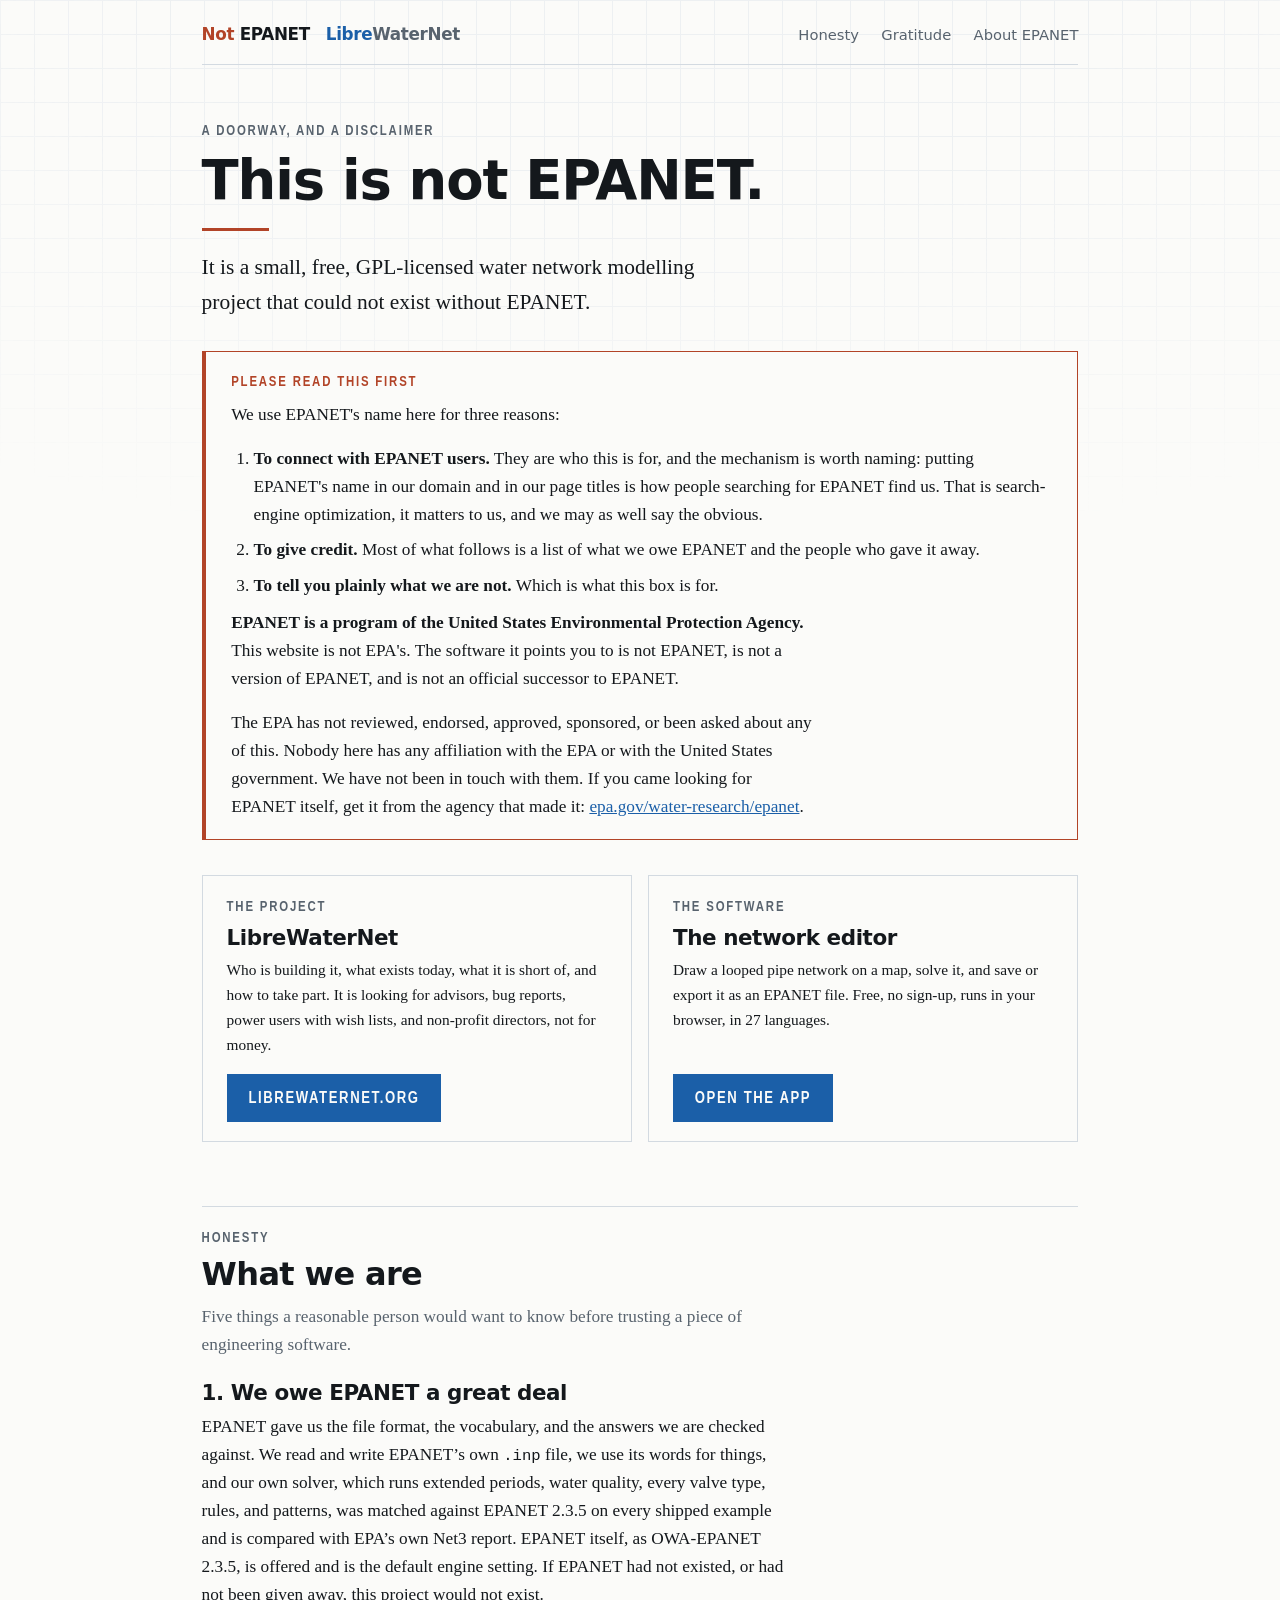
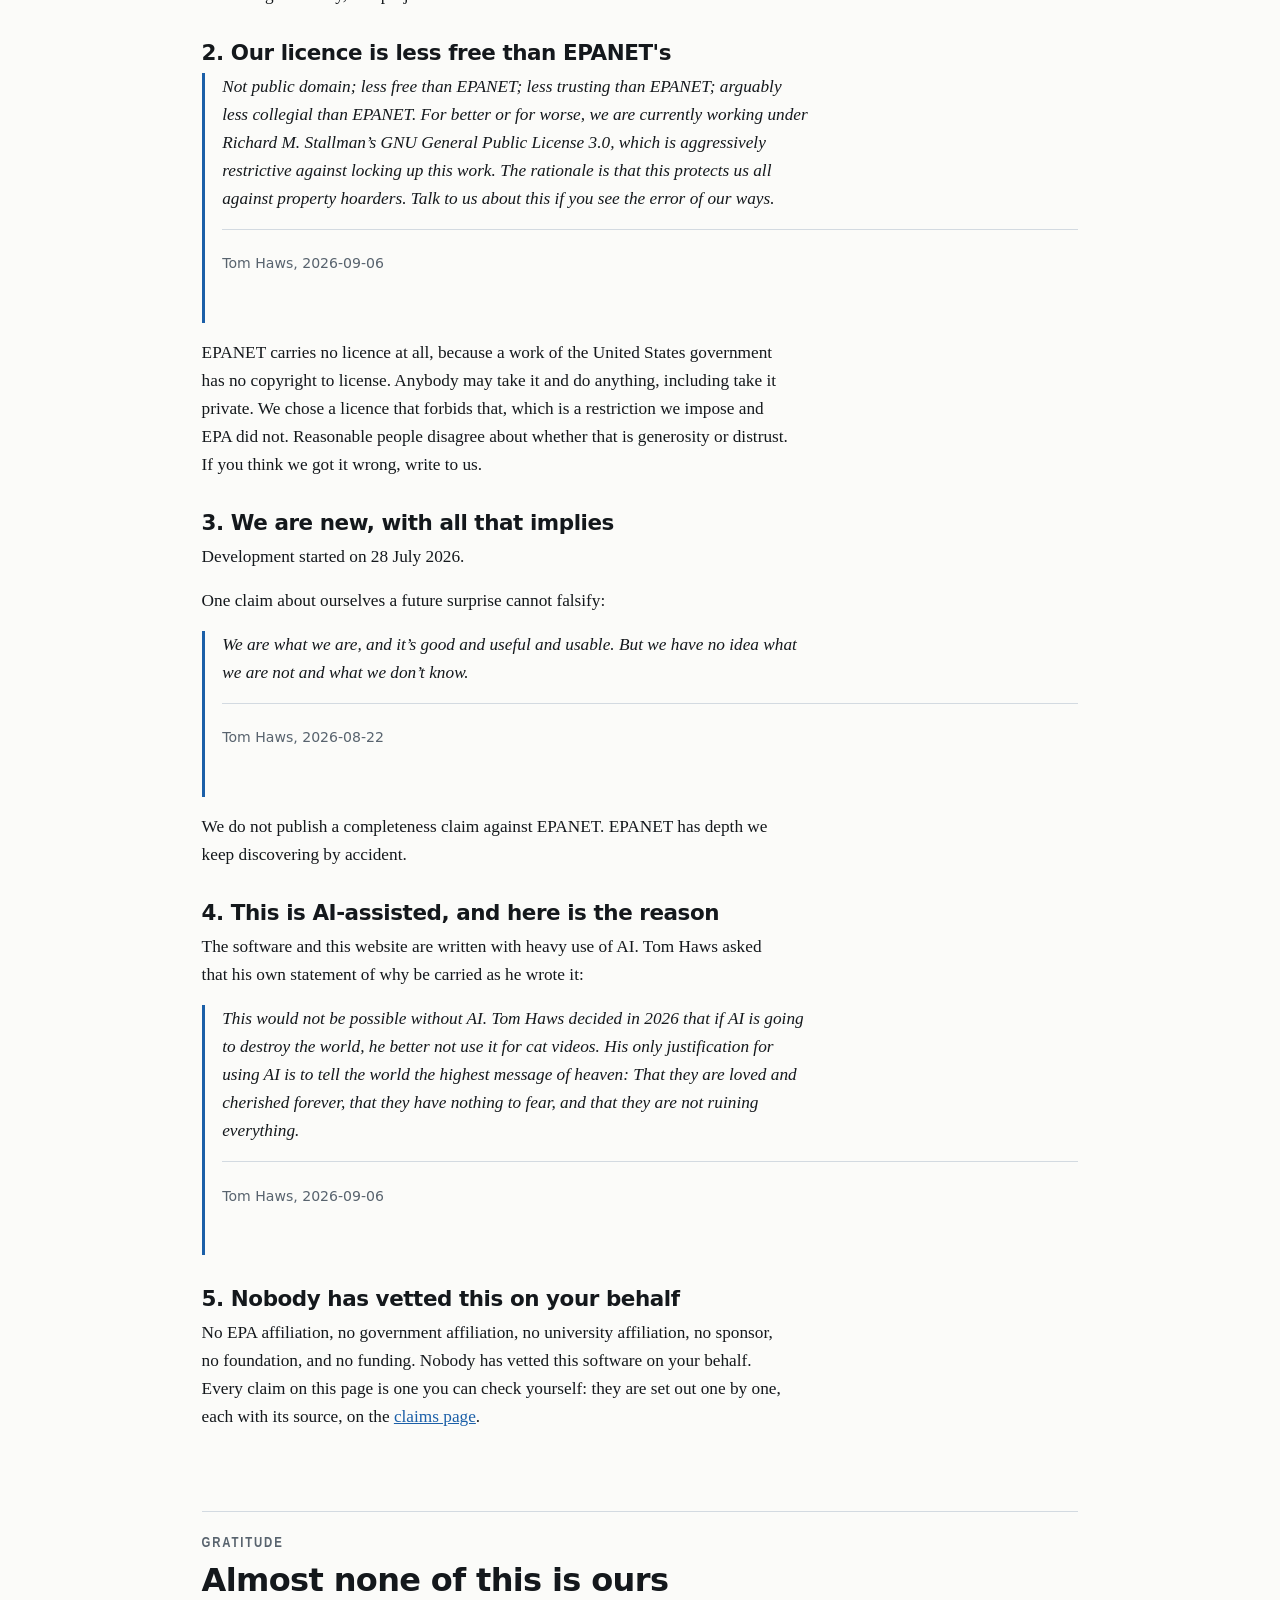
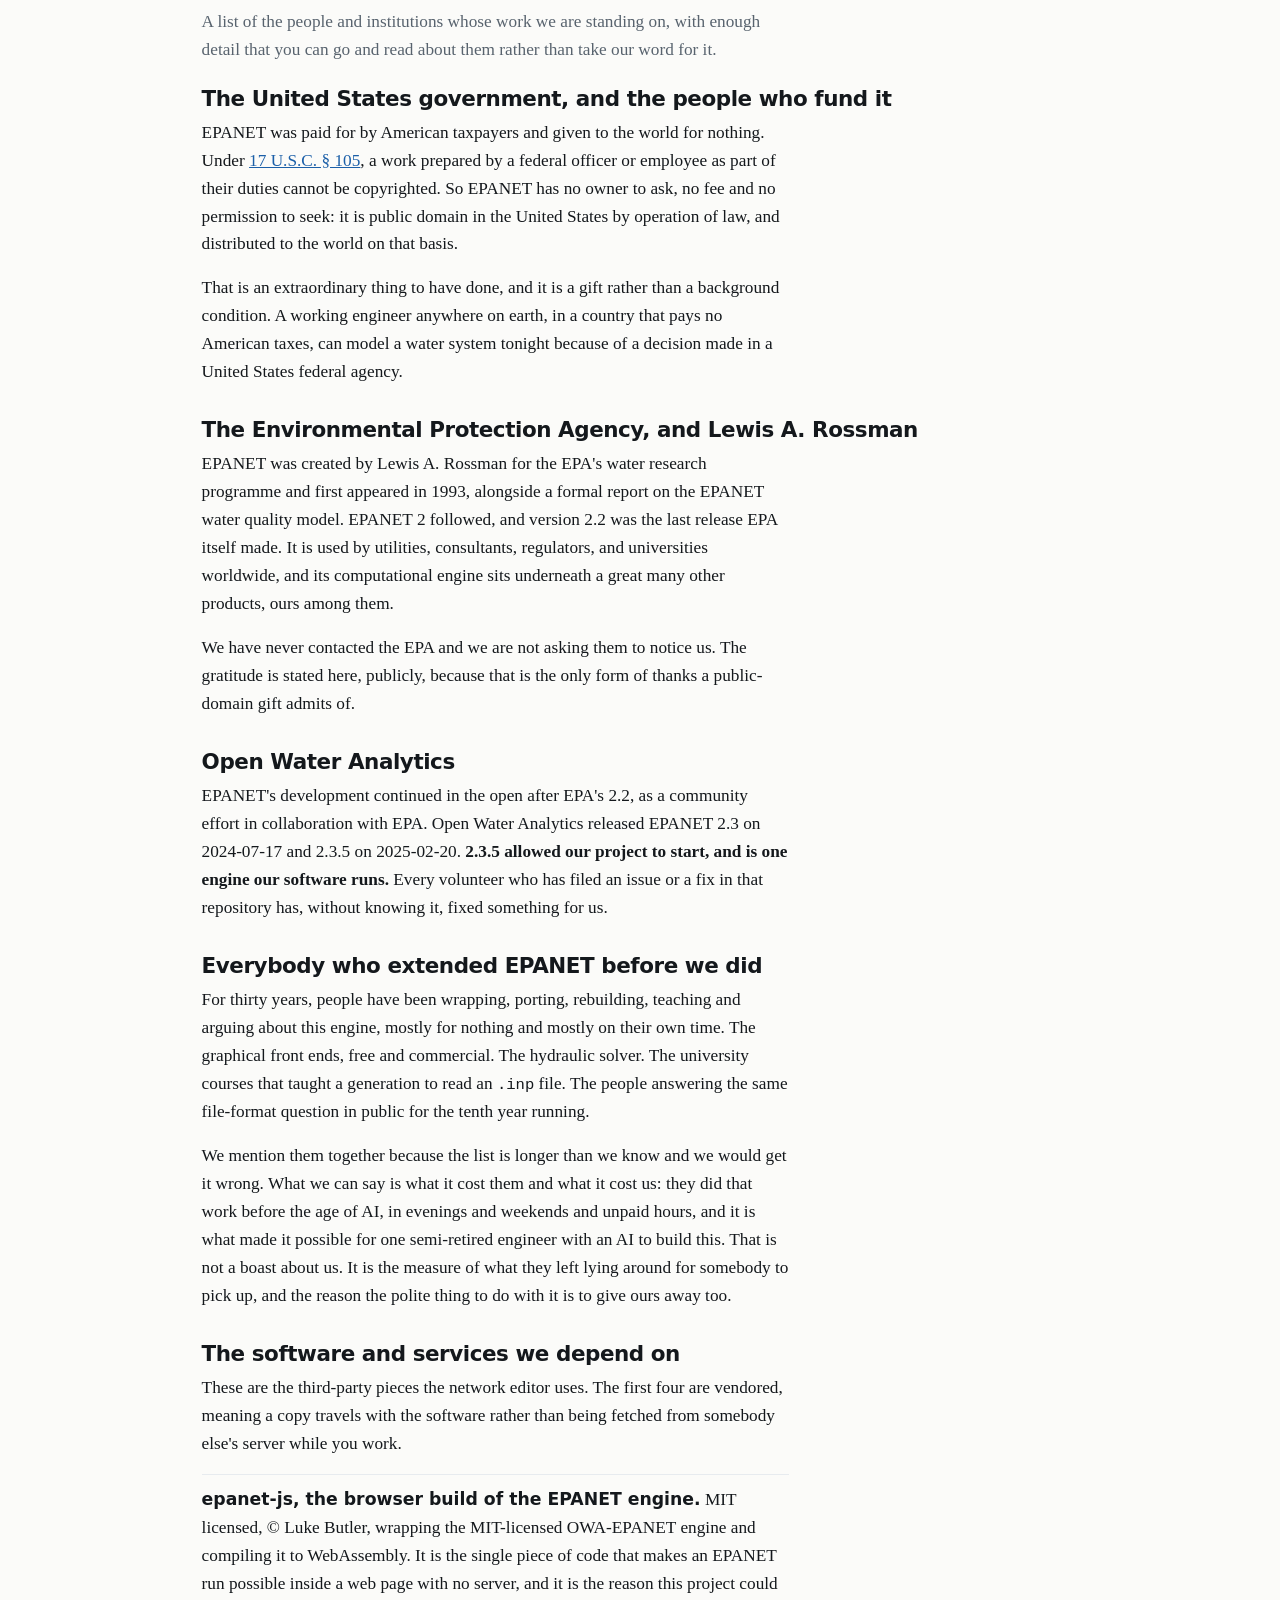
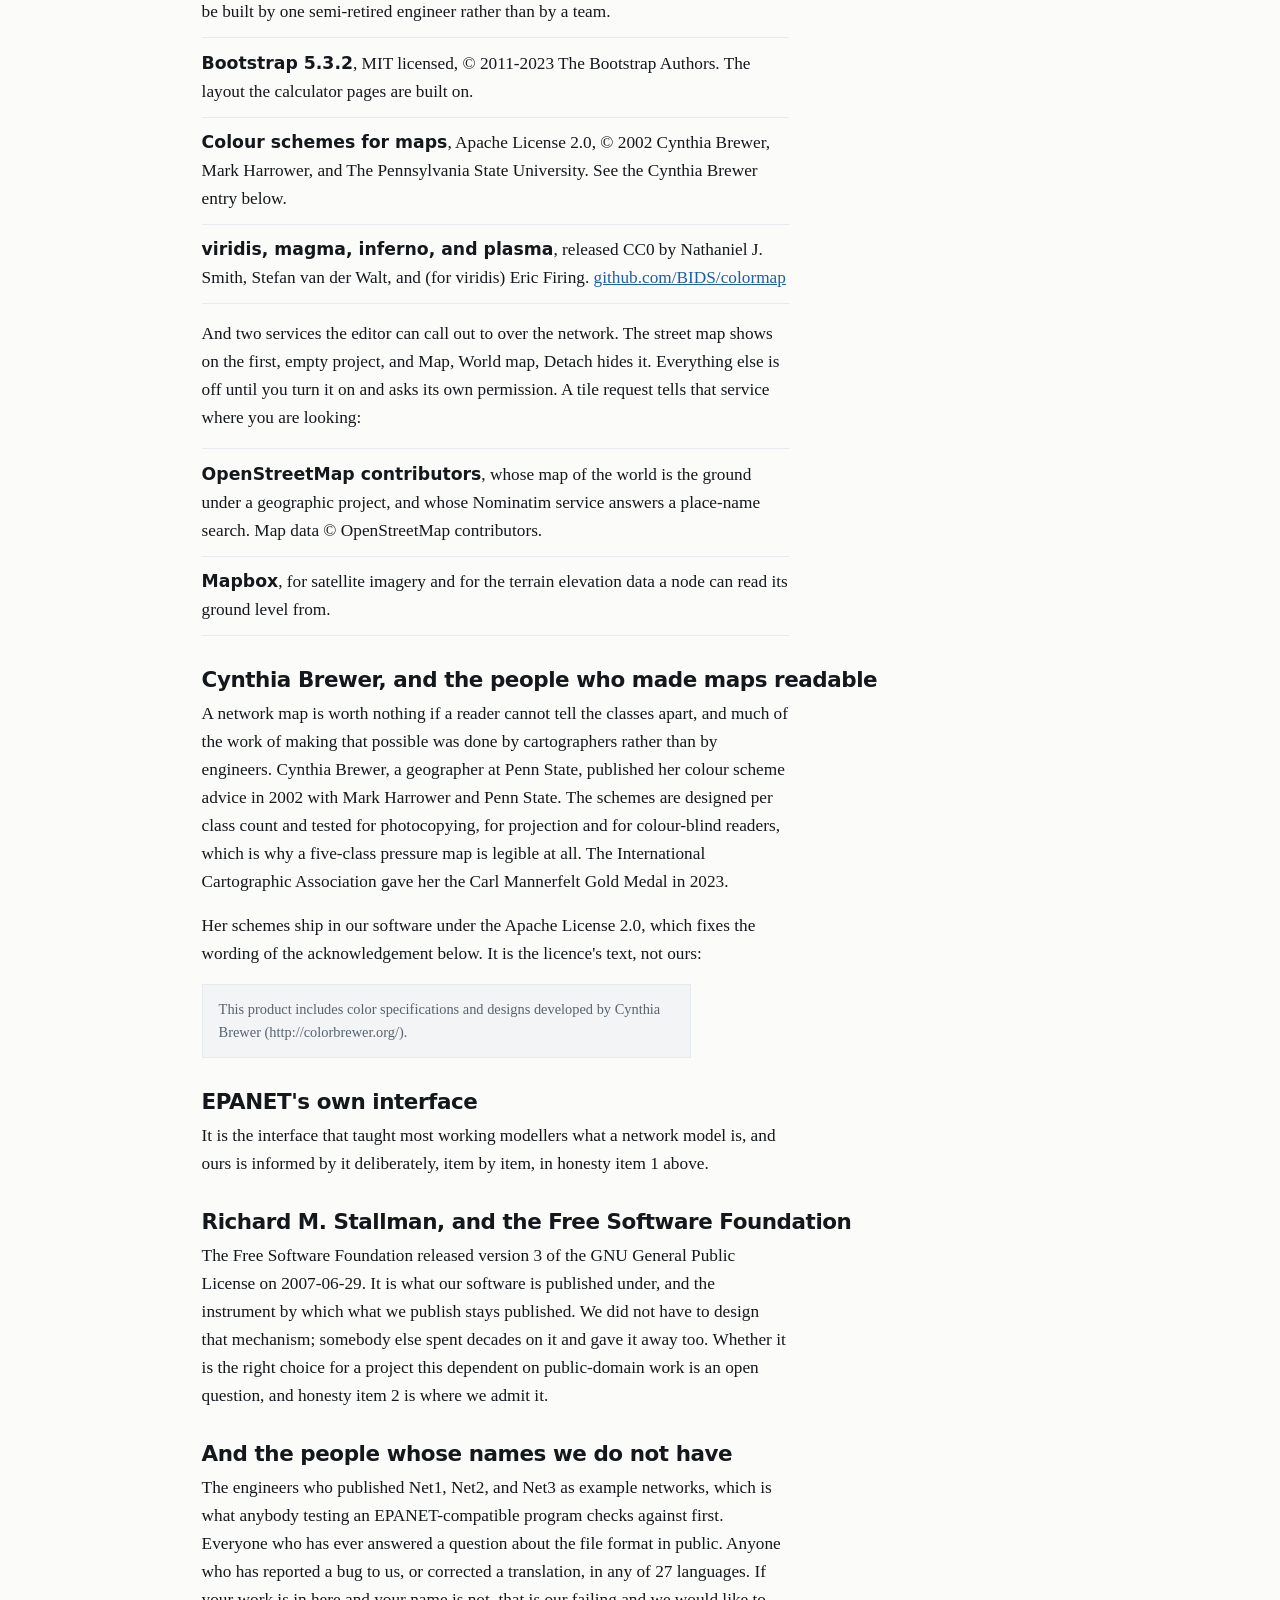
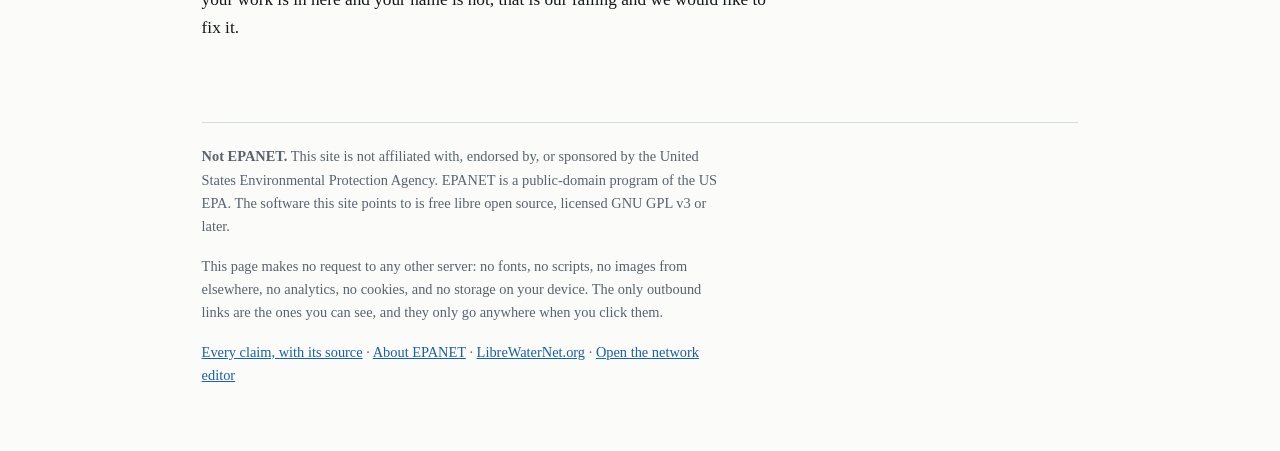
<file: index.html>
<!doctype html>
<html lang="en">
<head>
<meta charset="utf-8">
<title>Not EPANET</title>
<meta name="viewport" content="width=device-width, initial-scale=1">
<meta name="description" content="A doorway to free water network modelling software, and a plain statement of what it is not. Not EPANET, not affiliated with the US EPA, and deeply indebted to both.">
<link rel="icon" href="favicon.svg" type="image/svg+xml">
<link rel="icon" href="icon-192.png" type="image/png" sizes="192x192">
<link rel="apple-touch-icon" href="icon-192.png">
<link rel="stylesheet" href="style.css">
</head>
<body>
<div class="sheet-bg" aria-hidden="true"></div>

<div class="sheet">

<header class="topbar">
	<!-- **THE SISTER SITE SITS BESIDE THE WORDMARK, NOT IN THE NAV** (Tom, 2026-09-06:
	     *"At the upper left of each site we have the domain name. Let's put a link to the
	     other one next to it. For example LibreWaterNet Not EPANET and Not EPANET
	     LibreWaterNet"*). Upper-left is where a reader looks to answer "where am I", and
	     two names there answers "and what else is there" in the same glance. It is a pair
	     of doors, so both sites carry the same pair in the same place.
	     The nav entry that used to duplicate this is gone: the same link twice in one
	     header is not emphasis, it is a reader wondering whether they differ. -->
	<div class="marks">
		<a class="wordmark" href="./"><span class="not">Not</span> EPANET</a>
		<a class="wordmark sister" href="https://librewaternet.org"><span class="libre">Libre</span>WaterNet</a>
	</div>
	<nav>
		<a href="#honesty">Honesty</a>
		<a href="#gratitude">Gratitude</a>
		<a href="epanet.html">About EPANET</a>
	</nav>
</header>

<main>

<div class="hero">
	<span class="label">A doorway, and a disclaimer</span>
	<h1>This is not EPANET.<span class="rule-under"></span></h1>
	<p class="lede">It is a small, free, GPL-licensed water network modelling project that
	could not exist without EPANET.</p>

	<!-- THE DISCLAIMER BOX IS THE PREMISE OF THE SITE, so it comes before the doors and before
	     both sections; only the wordmark, the h1 and the lede precede it. The domain says "not",
	     and a page that then spent 400 words before explaining what it is not would be using the
	     word as a slogan.

	     **INSIDE THE BOX, THE THREE REASONS COME FIRST** (Tom, 2026-09-07: "Swap top and bottom").
	     A reader who arrived from a search for EPANET is owed the answer to "why is this page
	     called that" before the denial, or the denial reads as a disclaimer somebody was made to
	     write. The denial is the next thing they read, in the same box, and `epanet.html` still
	     leads with it because a page reached directly carries its own. -->
	<div class="disclaimer">
		<span class="label">Please read this first</span>
		<p>We use EPANET's name here for three reasons:</p>
		<ol class="reasons">
			<li><b>To connect with EPANET users.</b> They are who this is for, and the mechanism is
			worth naming: putting EPANET's name in our domain and in our page titles is how
			people searching for EPANET find us. That is search-engine optimization, it matters
			to us, and we may as well say the obvious.</li>
			<li><b>To give credit.</b> Most of what follows is a list of what we owe EPANET and
			the people who gave it away.</li>
			<li><b>To tell you plainly what we are not.</b> Which is what this box is for.</li>
		</ol>
		<p><b>EPANET is a program of the United States Environmental Protection Agency.</b>
		This website is not EPA's. The software it points you to is not EPANET, is not a version
		of EPANET, and is not an official successor to EPANET.</p>
		<p>The EPA has not reviewed, endorsed, approved, sponsored, or been asked about any of
		this. Nobody here has any affiliation with the EPA or with the United States government.
		We have not been in touch with them. If you came looking for EPANET itself, get it from
		the agency that made it: <a href="https://www.epa.gov/water-research/epanet">epa.gov/water-research/epanet</a>.</p>
	</div>

	<div class="doors">
		<div class="door">
			<span class="label">The project</span>
			<h3>LibreWaterNet</h3>
			<p>Who is building it, what exists today, what it is short of, and how to take part.
			It is looking for advisors, bug reports, power users with wish
			lists, and non-profit directors, not for money.</p>
			<a class="btn" href="https://librewaternet.org">librewaternet.org</a>
		</div>
		<div class="door">
			<span class="label">The software</span>
			<h3>The network editor</h3>
			<p>Draw a looped pipe network on a map, solve it, and save or export it as an
			EPANET file.
			Free, no sign-up, runs in your browser, in 27 languages.</p>
			<a class="btn" href="https://hawsedc.com/engcalcs/Looped-Network.php">Open the app</a>
		</div>
	</div>
</div>

<!-- ====================================================================== -->
<section id="honesty" aria-labelledby="honesty-label honesty-h2">
	<div class="sec-head">
		<span class="label" id="honesty-label">Honesty</span>
		<h2 id="honesty-h2">What we are</h2>
		<p class="sub">Five things a reasonable person would want to know before trusting a
		piece of engineering software.</p>
	</div>

	<div class="item">
		<h3>1. We owe EPANET a great deal</h3>
		<p>EPANET gave us the file format, the vocabulary, and the answers we are checked
		against. We read and write EPANET&rsquo;s own <code>.inp</code> file, we use its words
		for things, and our own solver, which runs extended periods, water quality, every
		valve type, rules, and patterns, was matched against EPANET 2.3.5 on every shipped
		example and is compared with EPA&rsquo;s own Net3 report. EPANET itself, as OWA-EPANET
		2.3.5, is offered and is the default engine setting. If EPANET had not
		existed, or had not been given away, this project would not exist.</p>
	</div>

	<div class="item">
		<h3>2. Our licence is less free than EPANET's</h3>
		<blockquote>
			<p>Not public domain; less free than EPANET; less trusting than EPANET; arguably
			less collegial than EPANET. For better or for worse, we are currently working under
			Richard M. Stallman&rsquo;s GNU General Public License 3.0, which is aggressively
			restrictive against locking up this work. The rationale is that this protects us all
			against property hoarders. Talk to us about this if you see the error of our ways.</p>
			<footer class="attrib">Tom Haws, 2026-09-06</footer>
		</blockquote>
		<p>EPANET carries no licence at all, because
		a work of the United States government has no copyright to license. Anybody may take it
		and do anything, including take it private. We chose a licence that forbids that, which
		is a restriction we impose and EPA did not. Reasonable people disagree about whether
		that is generosity or distrust. If you think we got it wrong, write to us.</p>
	</div>

	<div class="item">
		<h3>3. We are new, with all that implies</h3>
		<p>Development started on 28 July 2026.</p>
		<p>One claim about ourselves a future surprise cannot falsify:</p>
		<blockquote>
			<p>We are what we are, and it&rsquo;s good and useful and usable. But we have no idea
			what we are not and what we don&rsquo;t know.</p>
			<footer class="attrib">Tom Haws, 2026-08-22</footer>
		</blockquote>
		<p>We do not publish a completeness claim against EPANET. EPANET has
		depth we keep discovering by accident.</p>
	</div>

	<div class="item">
		<h3>4. This is AI-assisted, and here is the reason</h3>
		<p>The software and this website are written with heavy use of AI. Tom Haws asked that
		his own statement of why be carried as he wrote it:</p>
		<blockquote>
			<p>This would not be possible without AI. Tom Haws decided in 2026 that if AI is
			going to destroy the world, he better not use it for cat videos. His only
			justification for using AI is to tell the world the highest message of heaven: That
			they are loved and cherished forever, that they have nothing to fear, and that they
			are not ruining everything.</p>
			<footer class="attrib">Tom Haws, 2026-09-06</footer>
		</blockquote>
	</div>

	<div class="item">
		<h3>5. Nobody has vetted this on your behalf</h3>
		<p>No EPA affiliation, no government affiliation, no university affiliation, no sponsor,
		no foundation, and no funding. Nobody has vetted this software on your behalf. Every
		claim on this page is one you can check yourself: they are set out one by one,
		each with its source, on the <a href="claims.html">claims page</a>.</p>
	</div>
</section>

<!-- ====================================================================== -->
<section id="gratitude" aria-labelledby="gratitude-label gratitude-h2">
	<div class="sec-head">
		<span class="label" id="gratitude-label">Gratitude</span>
		<h2 id="gratitude-h2">Almost none of this is ours</h2>
		<p class="sub">A list of the people and institutions whose work we are standing on,
		with enough detail that you can go and read about them rather than take our word for it.</p>
	</div>

	<div class="item">
		<h3>The United States government, and the people who fund it</h3>
		<p>EPANET was paid for by American taxpayers and given to the world for nothing.
		Under <a href="https://uscode.house.gov/view.xhtml?req=%28title%3A17+section%3A105+edition%3Aprelim%29">17
		U.S.C. &sect; 105</a>, a work prepared by a federal officer or employee as part of their
		duties cannot be copyrighted. So EPANET has no owner to ask, no fee and no permission to
		seek: it is public domain in the United States by operation of law, and distributed to the
		world on that basis.</p>
		<p>That is an extraordinary thing to have done, and it is a gift rather than a
		background condition. A working engineer anywhere on earth, in a country
		that pays no American taxes, can model a water system tonight because of a decision made
		in a United States federal agency.</p>
	</div>

	<div class="item">
		<h3>The Environmental Protection Agency, and Lewis A. Rossman</h3>
		<p>EPANET was created by Lewis A. Rossman for the EPA's water research programme and
		first appeared in 1993, alongside a formal report on the EPANET water quality model.
		EPANET 2 followed, and version 2.2 was the last release EPA itself made. It is used
		by utilities, consultants, regulators, and universities worldwide, and its computational
		engine sits underneath a great many other products, ours among them.</p>
		<p>We have never contacted the EPA and we are not asking them to notice us. The
		gratitude is stated here, publicly, because that is the only form of thanks a public-domain
		gift admits of.</p>
	</div>

	<div class="item">
		<h3>Open Water Analytics</h3>
		<p>EPANET's development continued in the open after EPA's 2.2, as a community effort in
		collaboration with EPA. Open Water Analytics released EPANET 2.3 on 2024-07-17 and 2.3.5
		on 2025-02-20. <b>2.3.5 allowed our project to start, and is one engine our software runs.</b> Every volunteer who
		has filed an issue or a fix in that repository has, without knowing it, fixed something
		for us.</p>
	</div>

	<div class="item">
		<h3>Everybody who extended EPANET before we did</h3>
		<p>For thirty years, people have been wrapping, porting, rebuilding, teaching and
		arguing about this engine, mostly for nothing and mostly on their own time. The
		graphical front ends, free and commercial. The hydraulic solver. The university courses
		that taught a generation to read an <code>.inp</code> file. The people answering the
		same file-format question in public for the tenth year running.</p>

		<p>We mention them together because the list is longer than we know and we would get it
		wrong. What we can say is what it cost them and what it cost us: they did that work
		before the age of AI, in evenings and weekends and unpaid hours, and it is what made it
		possible for one semi-retired engineer with an AI to build this. That is not a boast
		about us. It is the measure of what they left lying around for somebody to pick up, and
		the reason the polite thing to do with it is to give ours away too.</p>
	</div>

	<div class="item">
		<h3>The software and services we depend on</h3>
		<p>These are the third-party pieces the network editor uses. The first four are
		vendored, meaning a copy travels with the software rather than being fetched from
		somebody else's server while you work.</p>
		<ul class="facts">
			<li><b>epanet-js, the browser build of the EPANET engine.</b> MIT licensed,
			&copy; Luke Butler, wrapping the MIT-licensed OWA-EPANET engine and compiling it to
			WebAssembly. It is the single piece of code that makes an EPANET run possible inside a
			web page with no server, and it is the reason this project could be built by one
			semi-retired engineer rather than by a team.</li>
			<li><b>Bootstrap 5.3.2</b>, MIT licensed, &copy; 2011-2023 The Bootstrap Authors.
			The layout the calculator pages are built on.</li>
			<li><b>Colour schemes for maps</b>, Apache License 2.0, &copy; 2002 Cynthia Brewer,
			Mark Harrower, and The Pennsylvania State University.
			See the Cynthia Brewer entry below.</li>
			<li><b>viridis, magma, inferno, and plasma</b>, released CC0 by Nathaniel J. Smith,
			Stefan van der Walt, and (for viridis) Eric Firing.
			<a href="https://github.com/BIDS/colormap">github.com/BIDS/colormap</a></li>
		</ul>
		<p>And two services the editor can call out to over the network. The street map shows
		on the first, empty project, and Map, World map, Detach hides it. Everything else is
		off until you turn it on and asks its own permission. A tile request tells that
		service where you are looking:</p>
		<ul class="facts">
			<li><b>OpenStreetMap contributors</b>, whose map of the world is the ground under a
			geographic project, and whose Nominatim service answers a place-name search.
			Map data &copy; OpenStreetMap contributors.</li>
			<li><b>Mapbox</b>, for satellite imagery and for the terrain elevation data a node can
			read its ground level from.</li>
		</ul>
	</div>

	<div class="item">
		<h3>Cynthia Brewer, and the people who made maps readable</h3>
		<p>A network map is worth nothing if a reader cannot tell the classes apart, and much of
		the work of making that possible was done by cartographers rather than by engineers.
		Cynthia Brewer, a geographer at Penn State, published her colour scheme advice in 2002
		with Mark Harrower and Penn State. The schemes are designed per class count and tested for
		photocopying, for projection and for colour-blind readers, which is why a five-class
		pressure map is legible at all. The International Cartographic Association gave her the
		Carl Mannerfelt Gold Medal in 2023.</p>
		<p>Her schemes ship in our software under the Apache License 2.0, which fixes the wording
		of the acknowledgement below. It is the licence's text, not ours:</p>
		<div class="finewords">
			<p>This product includes color specifications and designs developed by Cynthia Brewer (http://colorbrewer.org/).</p>
		</div>
	</div>

	<div class="item">
		<h3>EPANET's own interface</h3>
		<p>It is the interface that taught most working modellers what a network model is, and
		ours is informed by it deliberately, item by item, in honesty item 1 above.</p>
	</div>

	<div class="item">
		<h3>Richard M. Stallman, and the Free Software Foundation</h3>
		<p>The Free Software Foundation released version 3 of the GNU General Public License on
		2007-06-29. It is what our software is published under, and the instrument by which what
		we publish stays published. We did not have to design that mechanism; somebody else spent
		decades on it and gave it away too. Whether it is the right choice for a project this
		dependent on public-domain work is an open question, and honesty item 2 is where we admit
		it.</p>
	</div>

	<div class="item">
		<h3>And the people whose names we do not have</h3>
		<p>The engineers who published Net1, Net2, and Net3 as example networks, which is what
		anybody testing an EPANET-compatible program checks against first. Everyone who has ever
		answered a question about the file format in public. Anyone who has reported a bug to us,
		or corrected a translation, in any of 27 languages. If your work is in here and your name
		is not, that is our failing and we would like to fix it.</p>
	</div>
</section>

</main>

<footer>
	<p><b>Not EPANET.</b> This site is not affiliated with, endorsed by, or sponsored by the
	United States Environmental Protection Agency. EPANET is a public-domain program of the
	US EPA. The software this site points to is free libre open source, licensed GNU GPL v3
	or later.</p>
	<p>This page makes no request to any other server: no fonts, no scripts, no images from
	elsewhere, no analytics, no cookies, and no storage on your device. The only outbound links
	are the ones you can see, and they only go anywhere when you click them.</p>
	<p><a href="claims.html">Every claim, with its source</a> &middot;
	<a href="epanet.html">About EPANET</a> &middot;
	<a href="https://librewaternet.org">LibreWaterNet.org</a> &middot;
	<a href="https://hawsedc.com/engcalcs/Looped-Network.php">Open the network editor</a></p>
</footer>

</div>
</body>
</html>
</file>
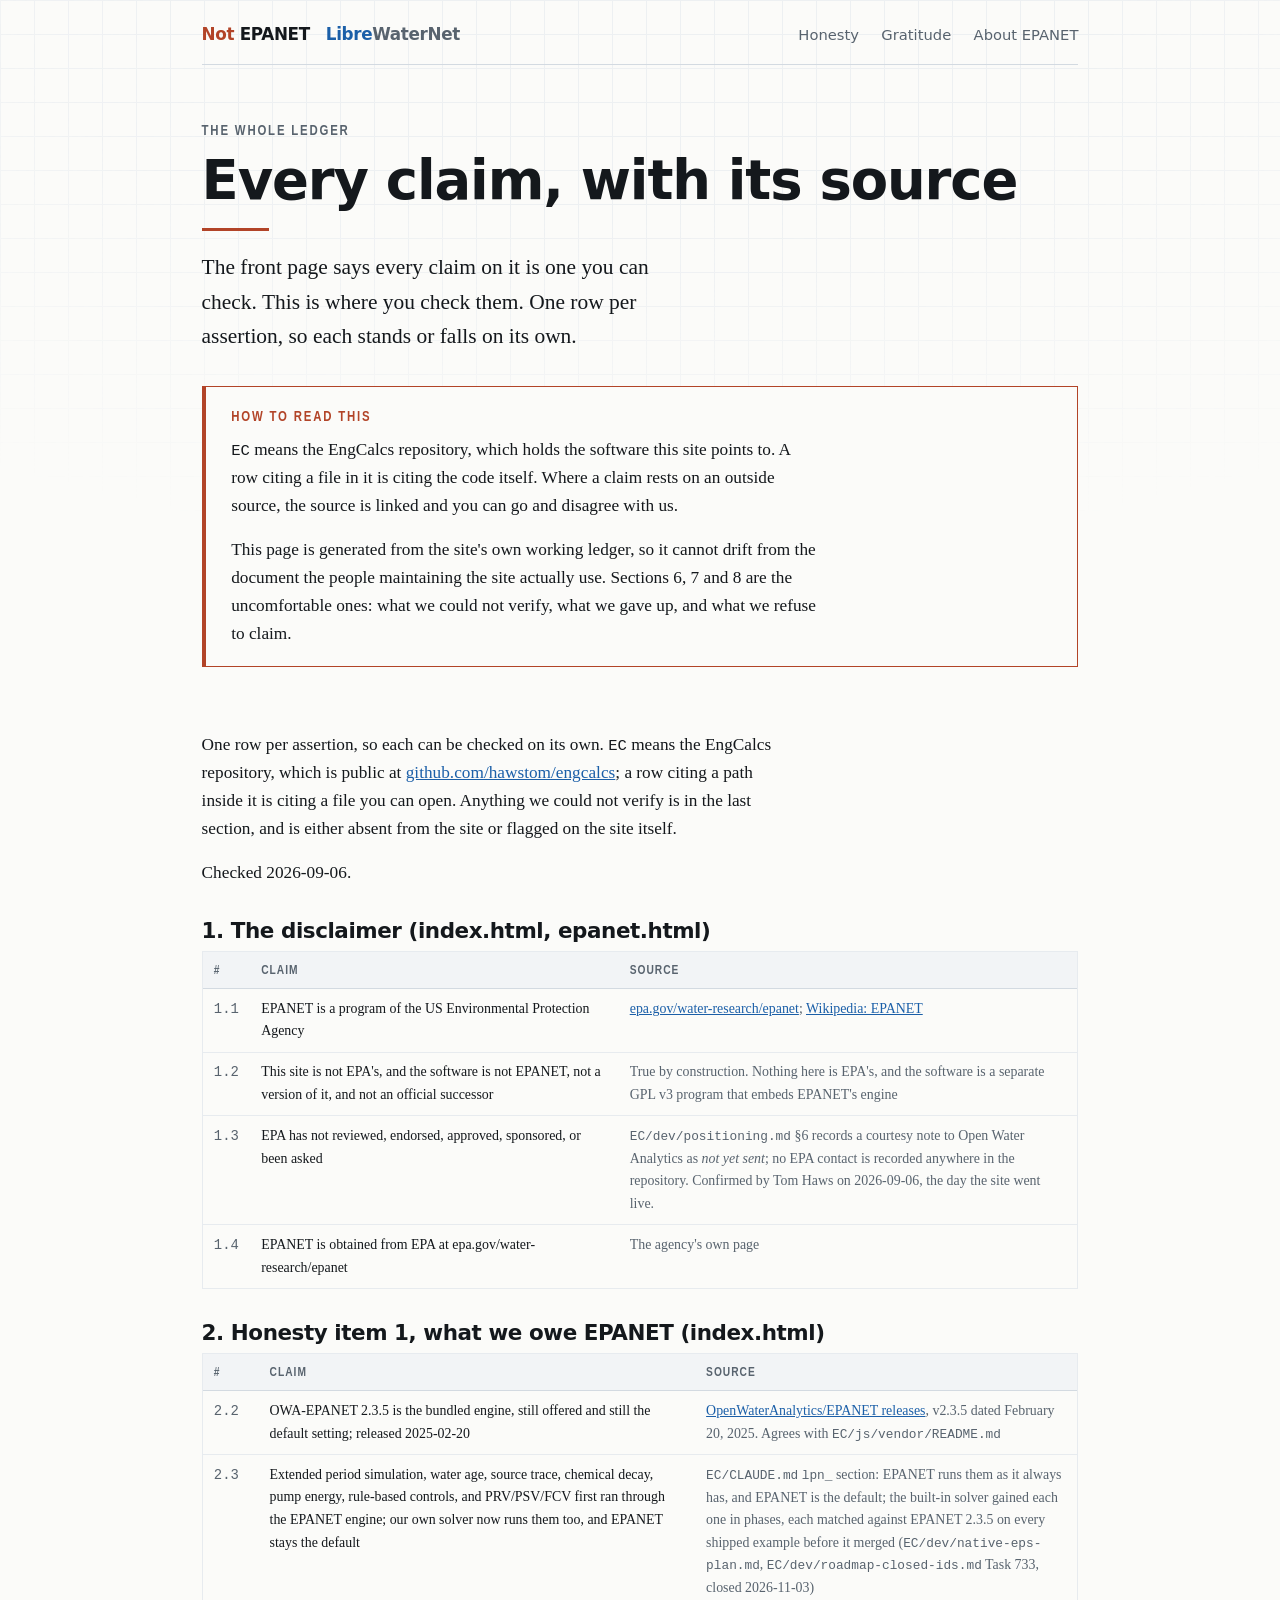
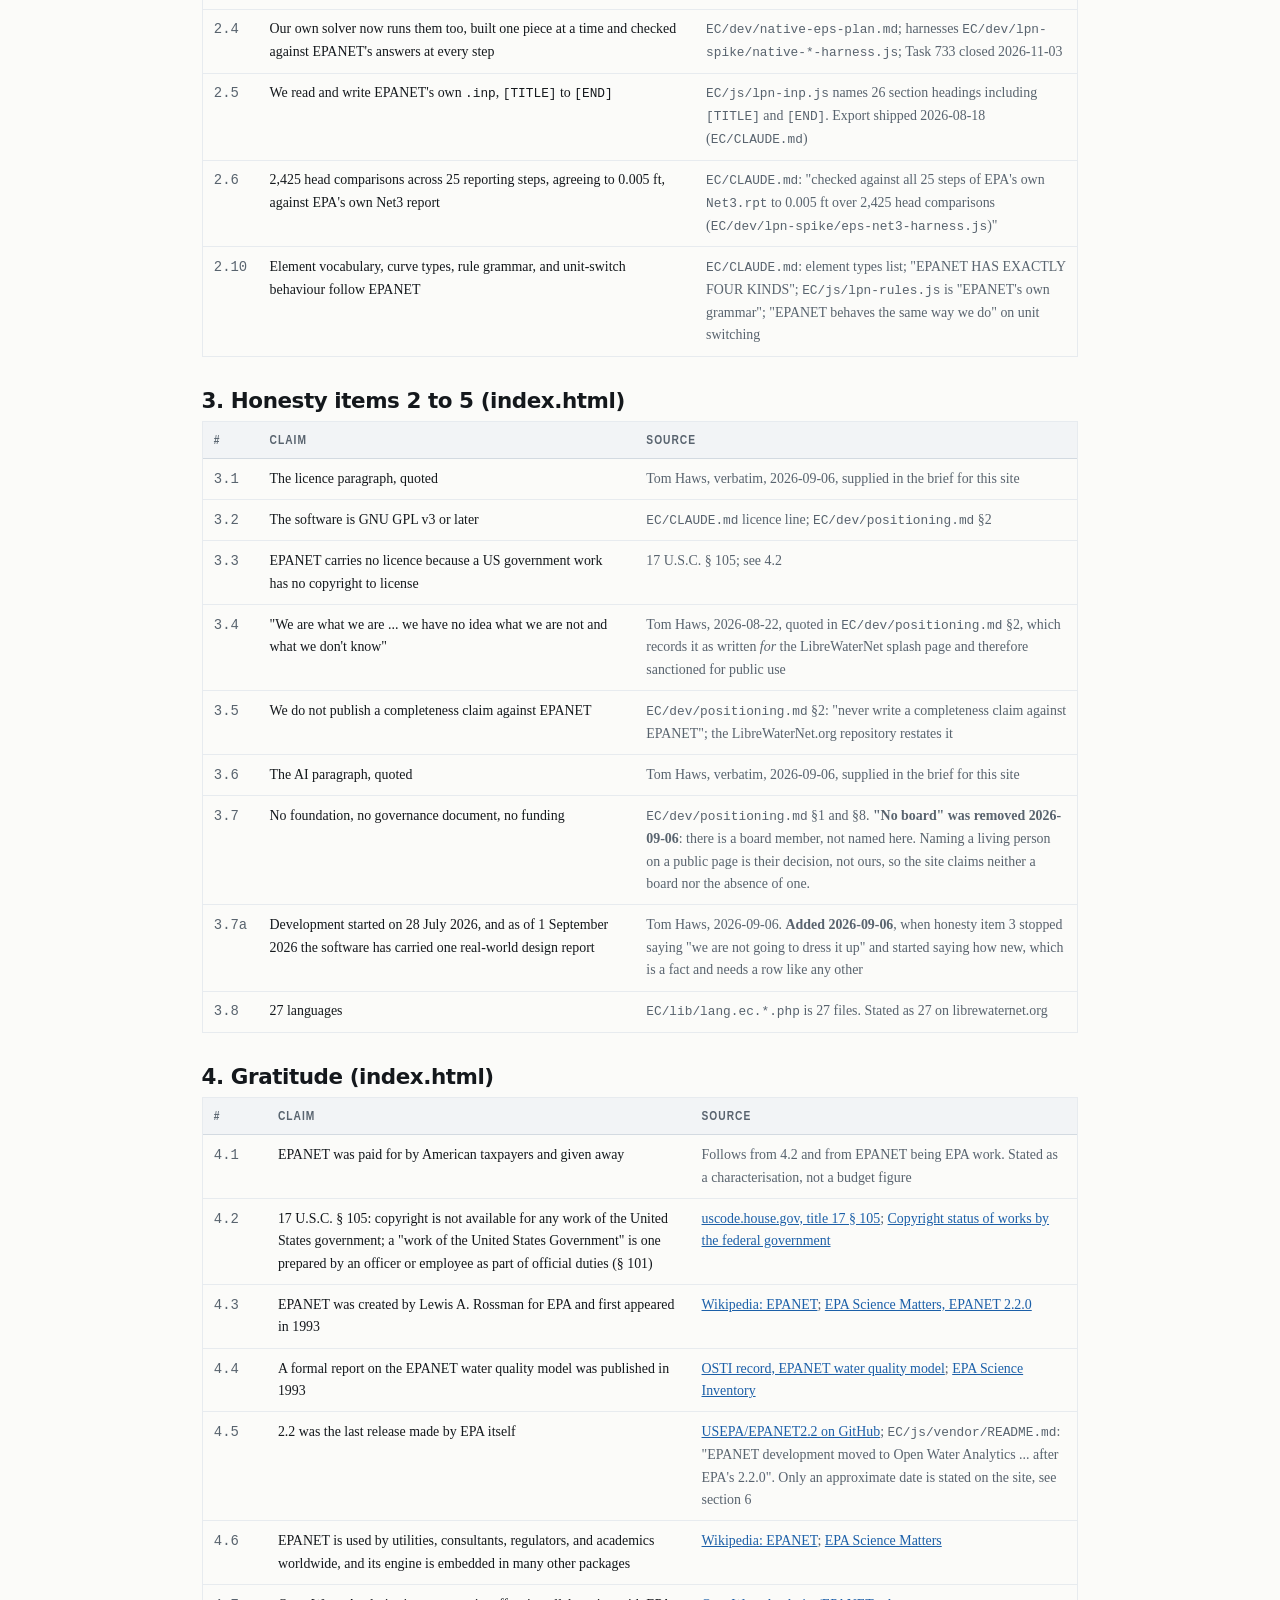
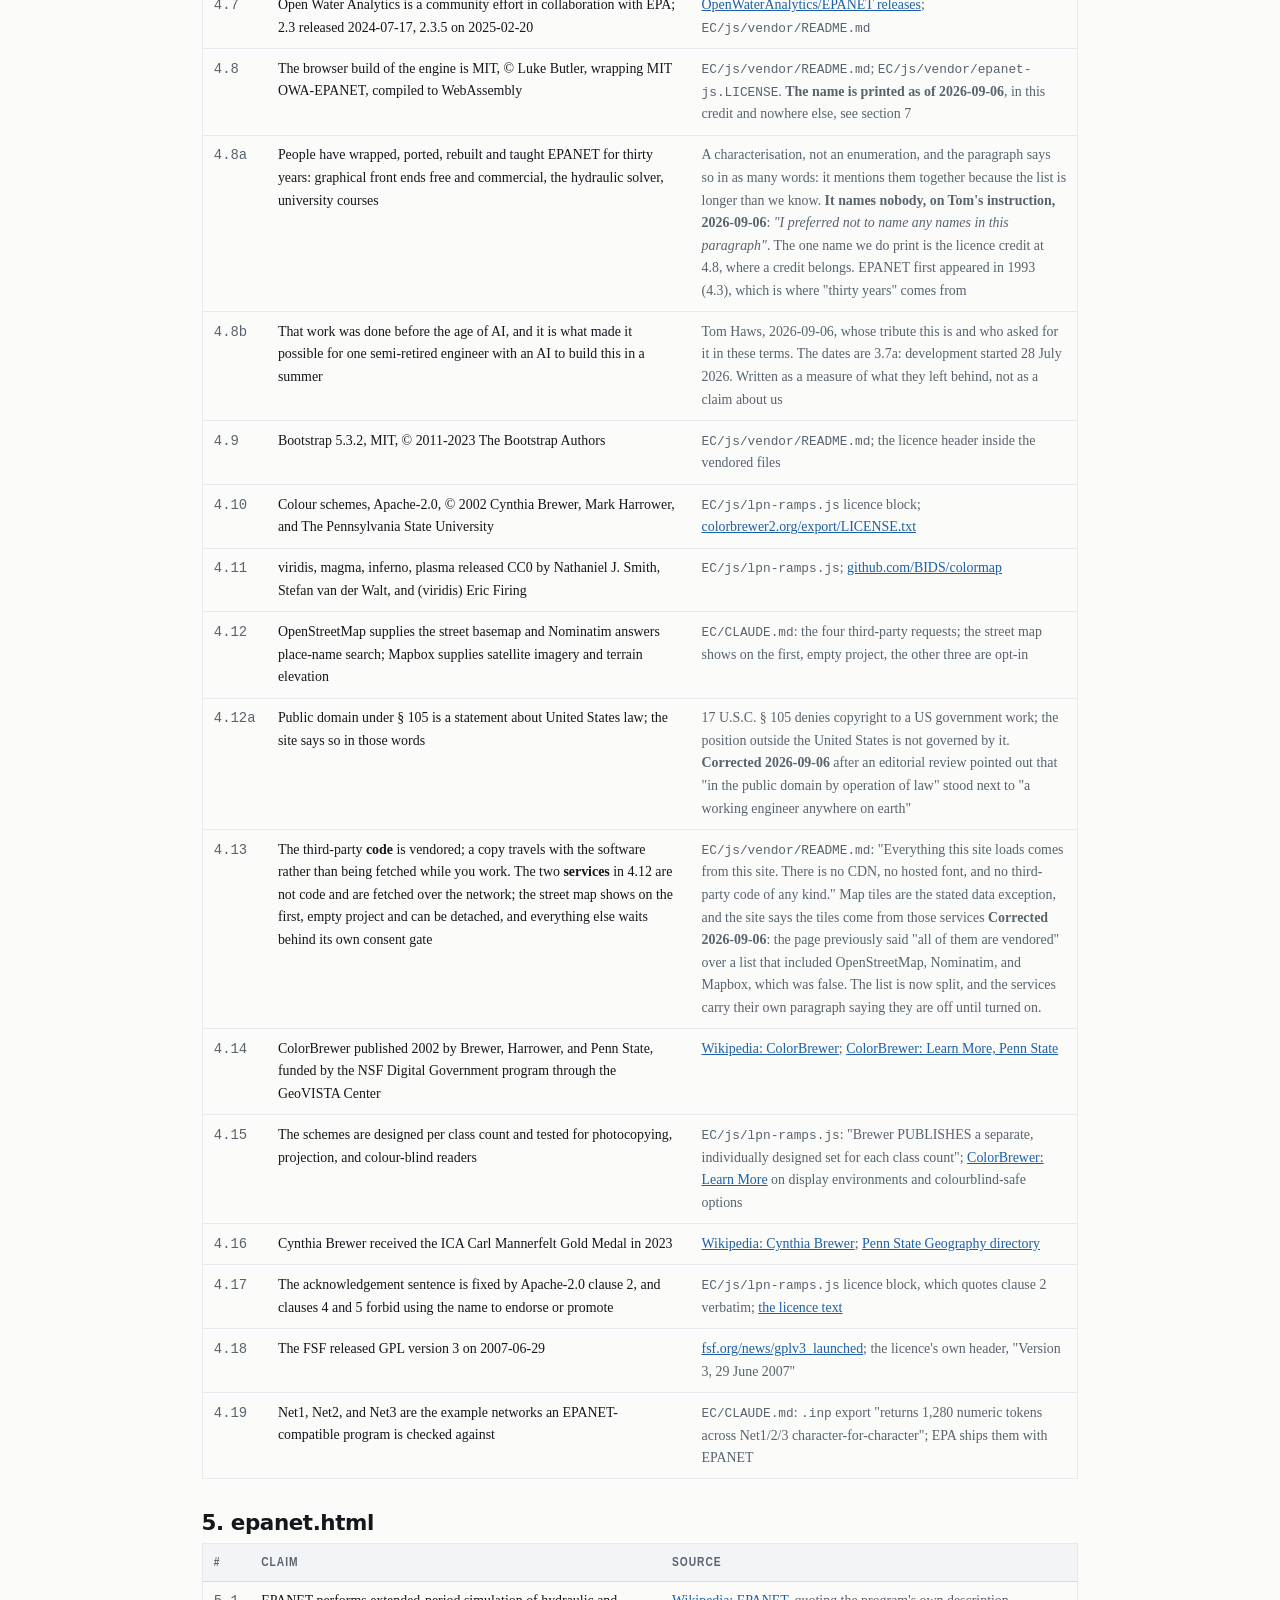
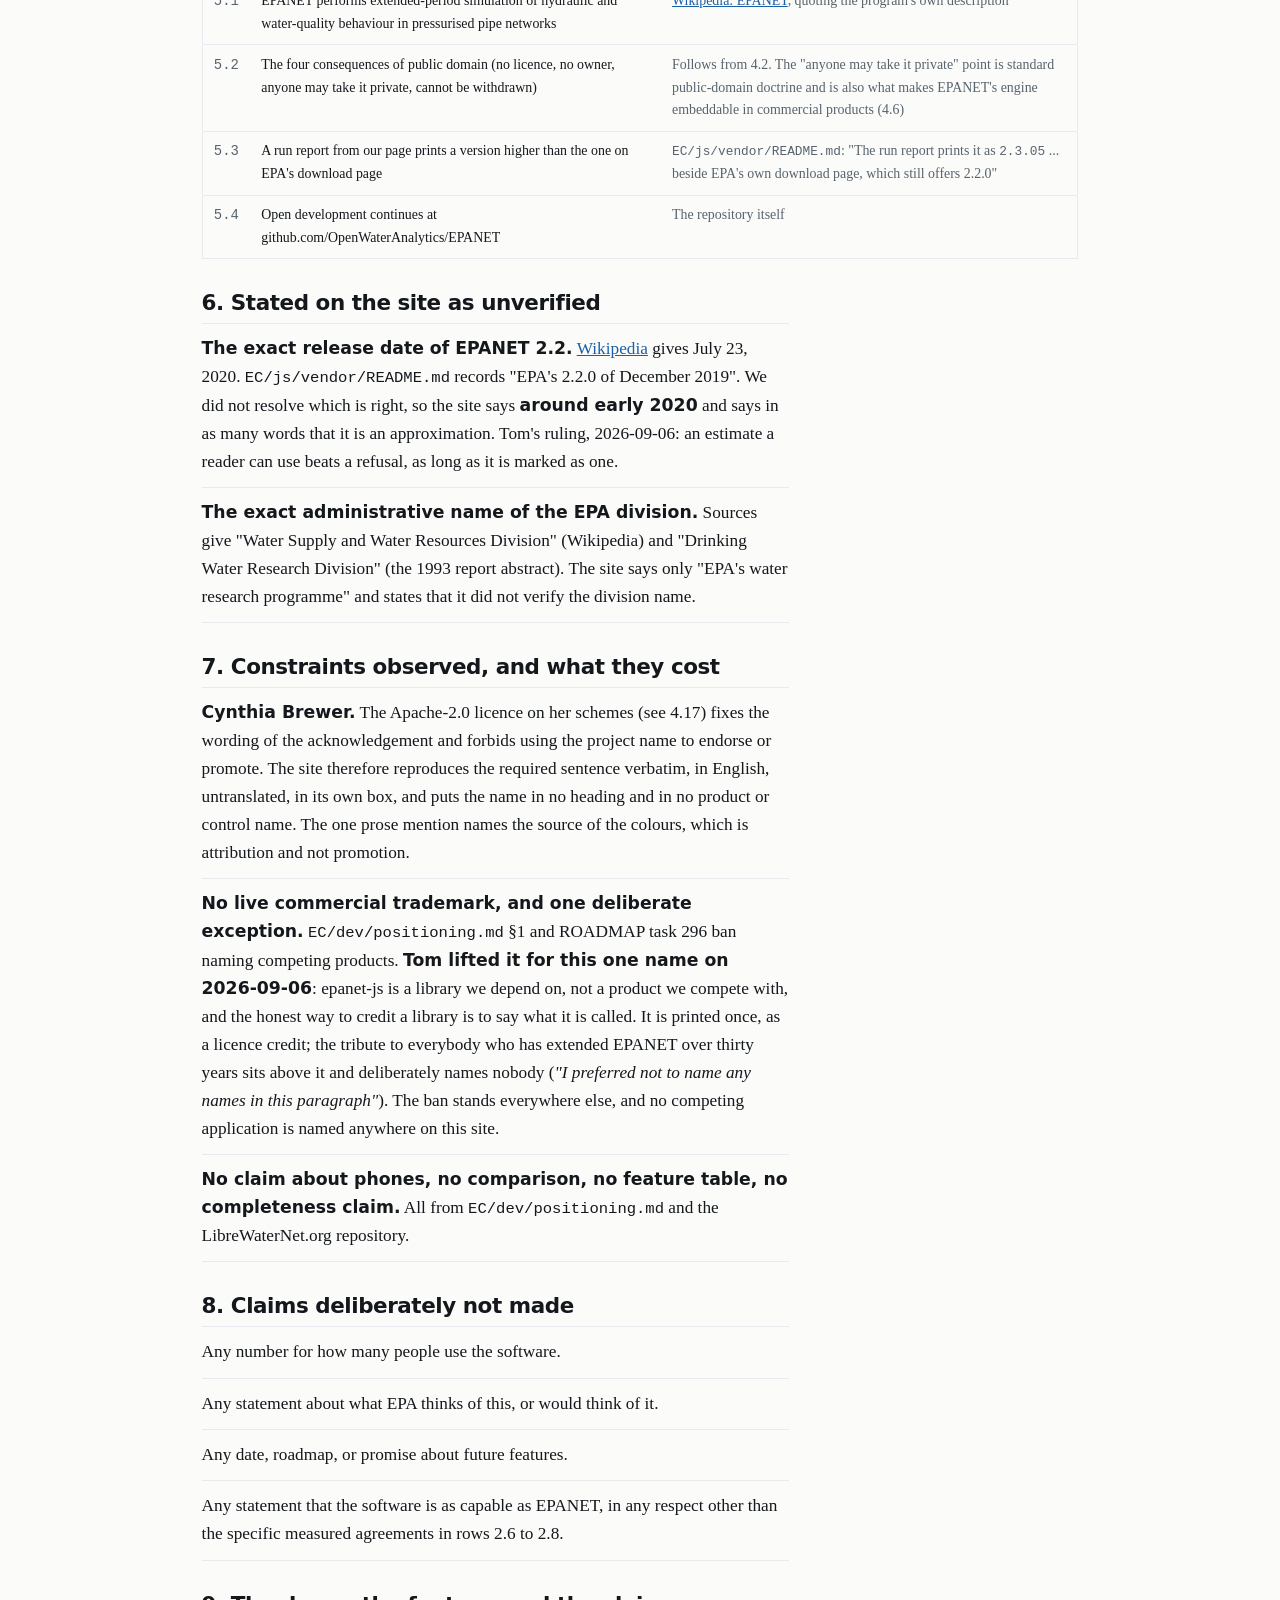
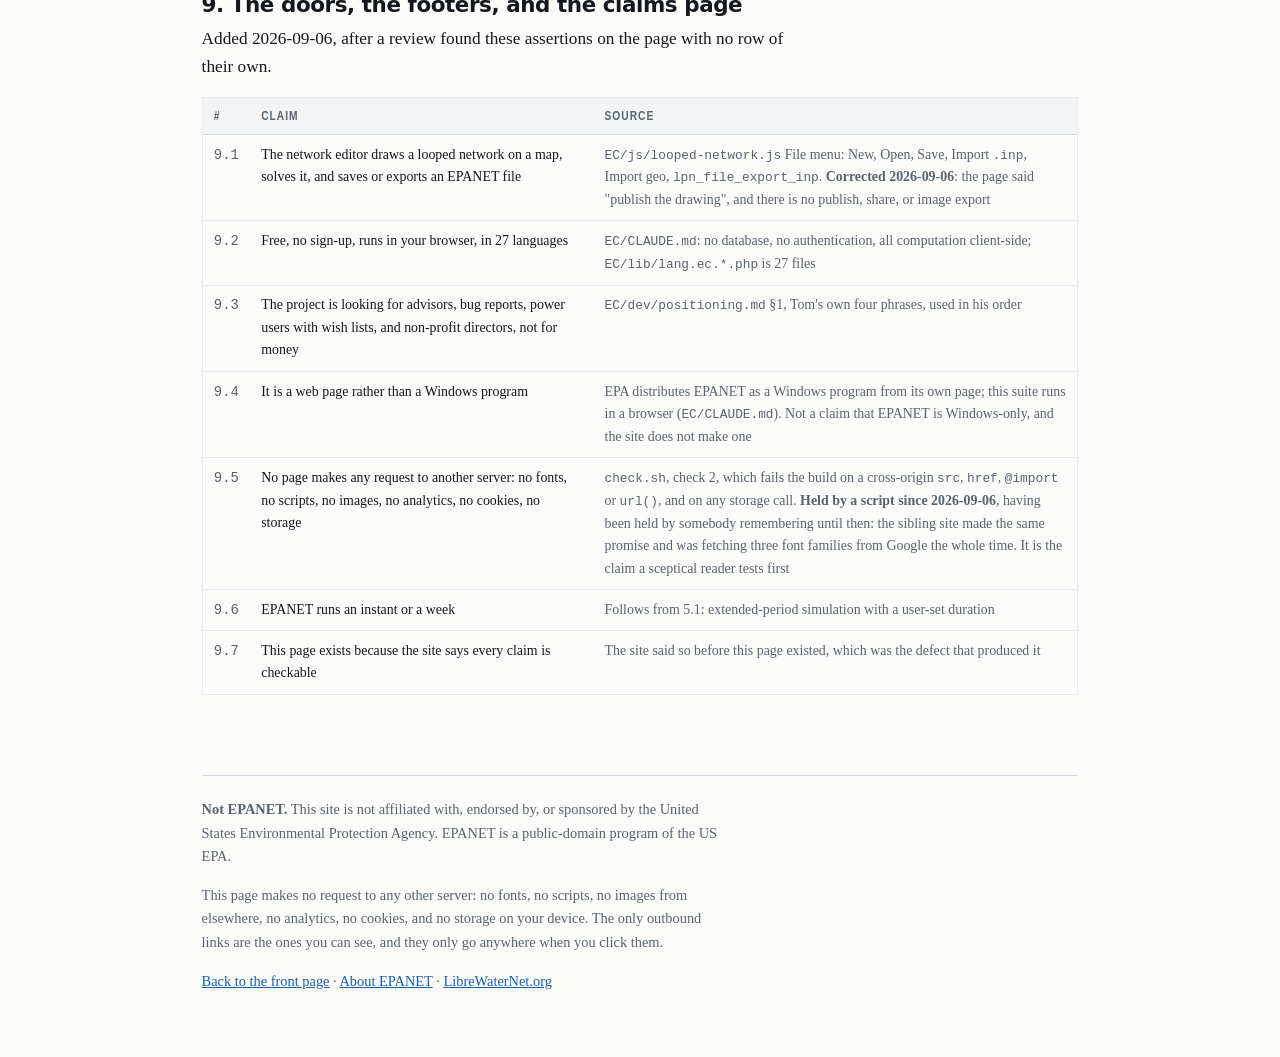
<file: claims.html>
<!doctype html>
<html lang="en">
<head>
<meta charset="utf-8">
<title>Every claim, with its source</title>
<meta name="viewport" content="width=device-width, initial-scale=1">
<meta name="description" content="Every factual assertion on not-epanet.org, one per row, with the source it rests on. Generated from the site's own claims ledger.">
<link rel="icon" href="favicon.svg" type="image/svg+xml">
<link rel="icon" href="icon-192.png" type="image/png" sizes="192x192">
<link rel="apple-touch-icon" href="icon-192.png">
<link rel="stylesheet" href="style.css">
</head>
<body>
<div class="sheet-bg" aria-hidden="true"></div>

<div class="sheet">

<header class="topbar">
	<div class="marks">
		<a class="wordmark" href="./"><span class="not">Not</span> EPANET</a>
		<a class="wordmark sister" href="https://librewaternet.org"><span class="libre">Libre</span>WaterNet</a>
	</div>
	<nav>
		<a href="index.html#honesty">Honesty</a>
		<a href="index.html#gratitude">Gratitude</a>
		<a href="epanet.html">About EPANET</a>
	</nav>
</header>

<main>

<div class="hero">
	<span class="label">The whole ledger</span>
	<h1>Every claim, with its source<span class="rule-under"></span></h1>
	<p class="lede">The front page says every claim on it is one you can check. This is where you
	check them. One row per assertion, so each stands or falls on its own.</p>

	<div class="disclaimer">
		<span class="label">How to read this</span>
		<p><code>EC</code> means the EngCalcs repository, which holds the software this site points
		to. A row citing a file in it is citing the code itself. Where a claim rests on an outside
		source, the source is linked and you can go and disagree with us.</p>
		<p>This page is generated from the site's own working ledger, so it cannot drift from the
		document the people maintaining the site actually use. Sections 6, 7 and 8 are the
		uncomfortable ones: what we could not verify, what we gave up, and what we refuse to claim.</p>
	</div>
</div>

<section>
<div class="item">
<p>One row per assertion, so each can be checked on its own. <code>EC</code> means the EngCalcs repository, which is public at <a href="https://github.com/hawstom/engcalcs">github.com/hawstom/engcalcs</a>; a row citing a path inside it is citing a file you can open. Anything we could not verify is in the last section, and is either absent from the site or flagged on the site itself.</p>
<p>Checked 2026-09-06.</p>
</div>
<div class="item">
<h3>1. The disclaimer (index.html, epanet.html)</h3>
<div class="table-scroll"><table>
<thead><tr><th>#</th><th>Claim</th><th>Source</th></tr></thead>
<tbody>
<tr><td>1.1</td><td>EPANET is a program of the US Environmental Protection Agency</td><td><a href="https://www.epa.gov/water-research/epanet">epa.gov/water-research/epanet</a>; <a href="https://en.wikipedia.org/wiki/EPANET">Wikipedia: EPANET</a></td></tr>
<tr><td>1.2</td><td>This site is not EPA's, and the software is not EPANET, not a version of it, and not an official successor</td><td>True by construction. Nothing here is EPA's, and the software is a separate GPL v3 program that embeds EPANET's engine</td></tr>
<tr><td>1.3</td><td>EPA has not reviewed, endorsed, approved, sponsored, or been asked</td><td><code>EC/dev/positioning.md</code> §6 records a courtesy note to Open Water Analytics as <i>not yet sent</i>; no EPA contact is recorded anywhere in the repository. Confirmed by Tom Haws on 2026-09-06, the day the site went live.</td></tr>
<tr><td>1.4</td><td>EPANET is obtained from EPA at epa.gov/water-research/epanet</td><td>The agency's own page</td></tr>
</tbody></table></div>
</div>
<div class="item">
<h3>2. Honesty item 1, what we owe EPANET (index.html)</h3>
<div class="table-scroll"><table>
<thead><tr><th>#</th><th>Claim</th><th>Source</th></tr></thead>
<tbody>
<tr><td>2.2</td><td>OWA-EPANET 2.3.5 is the bundled engine, still offered and still the default setting; released 2025-02-20</td><td><a href="https://github.com/OpenWaterAnalytics/EPANET/releases">OpenWaterAnalytics/EPANET releases</a>, v2.3.5 dated February 20, 2025. Agrees with <code>EC/js/vendor/README.md</code></td></tr>
<tr><td>2.3</td><td>Extended period simulation, water age, source trace, chemical decay, pump energy, rule-based controls, and PRV/PSV/FCV first ran through the EPANET engine; our own solver now runs them too, and EPANET stays the default</td><td><code>EC/CLAUDE.md</code> <code>lpn_</code> section: EPANET runs them as it always has, and EPANET is the default; the built-in solver gained each one in phases, each matched against EPANET 2.3.5 on every shipped example before it merged (<code>EC/dev/native-eps-plan.md</code>, <code>EC/dev/roadmap-closed-ids.md</code> Task 733, closed 2026-11-03)</td></tr>
<tr><td>2.4</td><td>Our own solver now runs them too, built one piece at a time and checked against EPANET's answers at every step</td><td><code>EC/dev/native-eps-plan.md</code>; harnesses <code>EC/dev/lpn-spike/native-*-harness.js</code>; Task 733 closed 2026-11-03</td></tr>
<tr><td>2.5</td><td>We read and write EPANET's own <code>.inp</code>, <code>[TITLE]</code> to <code>[END]</code></td><td><code>EC/js/lpn-inp.js</code> names 26 section headings including <code>[TITLE]</code> and <code>[END]</code>. Export shipped 2026-08-18 (<code>EC/CLAUDE.md</code>)</td></tr>
<tr><td>2.6</td><td>2,425 head comparisons across 25 reporting steps, agreeing to 0.005 ft, against EPA's own Net3 report</td><td><code>EC/CLAUDE.md</code>: "checked against all 25 steps of EPA's own <code>Net3.rpt</code> to 0.005 ft over 2,425 head comparisons (<code>EC/dev/lpn-spike/eps-net3-harness.js</code>)"</td></tr>
<tr><td>2.10</td><td>Element vocabulary, curve types, rule grammar, and unit-switch behaviour follow EPANET</td><td><code>EC/CLAUDE.md</code>: element types list; "EPANET HAS EXACTLY FOUR KINDS"; <code>EC/js/lpn-rules.js</code> is "EPANET's own grammar"; "EPANET behaves the same way we do" on unit switching</td></tr>
</tbody></table></div>
</div>
<div class="item">
<h3>3. Honesty items 2 to 5 (index.html)</h3>
<div class="table-scroll"><table>
<thead><tr><th>#</th><th>Claim</th><th>Source</th></tr></thead>
<tbody>
<tr><td>3.1</td><td>The licence paragraph, quoted</td><td>Tom Haws, verbatim, 2026-09-06, supplied in the brief for this site</td></tr>
<tr><td>3.2</td><td>The software is GNU GPL v3 or later</td><td><code>EC/CLAUDE.md</code> licence line; <code>EC/dev/positioning.md</code> §2</td></tr>
<tr><td>3.3</td><td>EPANET carries no licence because a US government work has no copyright to license</td><td>17 U.S.C. § 105; see 4.2</td></tr>
<tr><td>3.4</td><td>"We are what we are ... we have no idea what we are not and what we don't know"</td><td>Tom Haws, 2026-08-22, quoted in <code>EC/dev/positioning.md</code> §2, which records it as written <i>for</i> the LibreWaterNet splash page and therefore sanctioned for public use</td></tr>
<tr><td>3.5</td><td>We do not publish a completeness claim against EPANET</td><td><code>EC/dev/positioning.md</code> §2: "never write a completeness claim against EPANET"; the LibreWaterNet.org repository restates it</td></tr>
<tr><td>3.6</td><td>The AI paragraph, quoted</td><td>Tom Haws, verbatim, 2026-09-06, supplied in the brief for this site</td></tr>
<tr><td>3.7</td><td>No foundation, no governance document, no funding</td><td><code>EC/dev/positioning.md</code> §1 and §8. <b>"No board" was removed 2026-09-06</b>: there is a board member, not named here. Naming a living person on a public page is their decision, not ours, so the site claims neither a board nor the absence of one.</td></tr>
<tr><td>3.7a</td><td>Development started on 28 July 2026, and as of 1 September 2026 the software has carried one real-world design report</td><td>Tom Haws, 2026-09-06. <b>Added 2026-09-06</b>, when honesty item 3 stopped saying "we are not going to dress it up" and started saying how new, which is a fact and needs a row like any other</td></tr>
<tr><td>3.8</td><td>27 languages</td><td><code>EC/lib/lang.ec.*.php</code> is 27 files. Stated as 27 on librewaternet.org</td></tr>
</tbody></table></div>
</div>
<div class="item">
<h3>4. Gratitude (index.html)</h3>
<div class="table-scroll"><table>
<thead><tr><th>#</th><th>Claim</th><th>Source</th></tr></thead>
<tbody>
<tr><td>4.1</td><td>EPANET was paid for by American taxpayers and given away</td><td>Follows from 4.2 and from EPANET being EPA work. Stated as a characterisation, not a budget figure</td></tr>
<tr><td>4.2</td><td>17 U.S.C. § 105: copyright is not available for any work of the United States government; a "work of the United States Government" is one prepared by an officer or employee as part of official duties (§ 101)</td><td><a href="https://uscode.house.gov/view.xhtml?req=%28title%3A17+section%3A105+edition%3Aprelim%29">uscode.house.gov, title 17 § 105</a>; <a href="https://en.wikipedia.org/wiki/Copyright_status_of_works_by_the_federal_government_of_the_United_States">Copyright status of works by the federal government</a></td></tr>
<tr><td>4.3</td><td>EPANET was created by Lewis A. Rossman for EPA and first appeared in 1993</td><td><a href="https://en.wikipedia.org/wiki/EPANET">Wikipedia: EPANET</a>; <a href="https://www.epa.gov/sciencematters/epanet-220-epa-and-water-community-collaboration">EPA Science Matters, EPANET 2.2.0</a></td></tr>
<tr><td>4.4</td><td>A formal report on the EPANET water quality model was published in 1993</td><td><a href="https://www.osti.gov/biblio/5795398">OSTI record, EPANET water quality model</a>; <a href="https://cfpub.epa.gov/si/si_public_record_Report.cfm?Lab=NRMRL&amp;dirEntryID=44860">EPA Science Inventory</a></td></tr>
<tr><td>4.5</td><td>2.2 was the last release made by EPA itself</td><td><a href="https://github.com/USEPA/EPANET2.2">USEPA/EPANET2.2 on GitHub</a>; <code>EC/js/vendor/README.md</code>: "EPANET development moved to Open Water Analytics ... after EPA's 2.2.0". Only an approximate date is stated on the site, see section 6</td></tr>
<tr><td>4.6</td><td>EPANET is used by utilities, consultants, regulators, and academics worldwide, and its engine is embedded in many other packages</td><td><a href="https://en.wikipedia.org/wiki/EPANET">Wikipedia: EPANET</a>; <a href="https://www.epa.gov/sciencematters/epanet-220-epa-and-water-community-collaboration">EPA Science Matters</a></td></tr>
<tr><td>4.7</td><td>Open Water Analytics is a community effort in collaboration with EPA; 2.3 released 2024-07-17, 2.3.5 on 2025-02-20</td><td><a href="https://github.com/OpenWaterAnalytics/EPANET/releases">OpenWaterAnalytics/EPANET releases</a>; <code>EC/js/vendor/README.md</code></td></tr>
<tr><td>4.8</td><td>The browser build of the engine is MIT, © Luke Butler, wrapping MIT OWA-EPANET, compiled to WebAssembly</td><td><code>EC/js/vendor/README.md</code>; <code>EC/js/vendor/epanet-js.LICENSE</code>. <b>The name is printed as of 2026-09-06</b>, in this credit and nowhere else, see section 7</td></tr>
<tr><td>4.8a</td><td>People have wrapped, ported, rebuilt and taught EPANET for thirty years: graphical front ends free and commercial, the hydraulic solver, university courses</td><td>A characterisation, not an enumeration, and the paragraph says so in as many words: it mentions them together because the list is longer than we know. <b>It names nobody, on Tom's instruction, 2026-09-06</b>: <i>"I preferred not to name any names in this paragraph"</i>. The one name we do print is the licence credit at 4.8, where a credit belongs. EPANET first appeared in 1993 (4.3), which is where "thirty years" comes from</td></tr>
<tr><td>4.8b</td><td>That work was done before the age of AI, and it is what made it possible for one semi-retired engineer with an AI to build this in a summer</td><td>Tom Haws, 2026-09-06, whose tribute this is and who asked for it in these terms. The dates are 3.7a: development started 28 July 2026. Written as a measure of what they left behind, not as a claim about us</td></tr>
<tr><td>4.9</td><td>Bootstrap 5.3.2, MIT, © 2011-2023 The Bootstrap Authors</td><td><code>EC/js/vendor/README.md</code>; the licence header inside the vendored files</td></tr>
<tr><td>4.10</td><td>Colour schemes, Apache-2.0, © 2002 Cynthia Brewer, Mark Harrower, and The Pennsylvania State University</td><td><code>EC/js/lpn-ramps.js</code> licence block; <a href="https://colorbrewer2.org/export/LICENSE.txt">colorbrewer2.org/export/LICENSE.txt</a></td></tr>
<tr><td>4.11</td><td>viridis, magma, inferno, plasma released CC0 by Nathaniel J. Smith, Stefan van der Walt, and (viridis) Eric Firing</td><td><code>EC/js/lpn-ramps.js</code>; <a href="https://github.com/BIDS/colormap">github.com/BIDS/colormap</a></td></tr>
<tr><td>4.12</td><td>OpenStreetMap supplies the street basemap and Nominatim answers place-name search; Mapbox supplies satellite imagery and terrain elevation</td><td><code>EC/CLAUDE.md</code>: the four third-party requests; the street map shows on the first, empty project, the other three are opt-in</td></tr>
<tr><td>4.12a</td><td>Public domain under § 105 is a statement about United States law; the site says so in those words</td><td>17 U.S.C. § 105 denies copyright to a US government work; the position outside the United States is not governed by it. <b>Corrected 2026-09-06</b> after an editorial review pointed out that "in the public domain by operation of law" stood next to "a working engineer anywhere on earth"</td></tr>
<tr><td>4.13</td><td>The third-party <b>code</b> is vendored; a copy travels with the software rather than being fetched while you work. The two <b>services</b> in 4.12 are not code and are fetched over the network; the street map shows on the first, empty project and can be detached, and everything else waits behind its own consent gate</td><td><code>EC/js/vendor/README.md</code>: "Everything this site loads comes from this site. There is no CDN, no hosted font, and no third-party code of any kind." Map tiles are the stated data exception, and the site says the tiles come from those services  <b>Corrected 2026-09-06</b>: the page previously said "all of them are vendored" over a list that included OpenStreetMap, Nominatim, and Mapbox, which was false. The list is now split, and the services carry their own paragraph saying they are off until turned on.</td></tr>
<tr><td>4.14</td><td>ColorBrewer published 2002 by Brewer, Harrower, and Penn State, funded by the NSF Digital Government program through the GeoVISTA Center</td><td><a href="https://en.wikipedia.org/wiki/ColorBrewer">Wikipedia: ColorBrewer</a>; <a href="https://www.personal.psu.edu/cab38/ColorBrewer/ColorBrewer_learnMore.html">ColorBrewer: Learn More, Penn State</a></td></tr>
<tr><td>4.15</td><td>The schemes are designed per class count and tested for photocopying, projection, and colour-blind readers</td><td><code>EC/js/lpn-ramps.js</code>: "Brewer PUBLISHES a separate, individually designed set for each class count"; <a href="https://www.personal.psu.edu/cab38/ColorBrewer/ColorBrewer_learnMore.html">ColorBrewer: Learn More</a> on display environments and colourblind-safe options</td></tr>
<tr><td>4.16</td><td>Cynthia Brewer received the ICA Carl Mannerfelt Gold Medal in 2023</td><td><a href="https://en.wikipedia.org/wiki/Cynthia_Brewer">Wikipedia: Cynthia Brewer</a>; <a href="https://www.geog.psu.edu/directory/cynthia-brewer">Penn State Geography directory</a></td></tr>
<tr><td>4.17</td><td>The acknowledgement sentence is fixed by Apache-2.0 clause 2, and clauses 4 and 5 forbid using the name to endorse or promote</td><td><code>EC/js/lpn-ramps.js</code> licence block, which quotes clause 2 verbatim; <a href="https://colorbrewer2.org/export/LICENSE.txt">the licence text</a></td></tr>
<tr><td>4.18</td><td>The FSF released GPL version 3 on 2007-06-29</td><td><a href="https://www.fsf.org/news/gplv3_launched">fsf.org/news/gplv3_launched</a>; the licence's own header, "Version 3, 29 June 2007"</td></tr>
<tr><td>4.19</td><td>Net1, Net2, and Net3 are the example networks an EPANET-compatible program is checked against</td><td><code>EC/CLAUDE.md</code>: <code>.inp</code> export "returns 1,280 numeric tokens across Net1/2/3 character-for-character"; EPA ships them with EPANET</td></tr>
</tbody></table></div>
</div>
<div class="item">
<h3>5. epanet.html</h3>
<div class="table-scroll"><table>
<thead><tr><th>#</th><th>Claim</th><th>Source</th></tr></thead>
<tbody>
<tr><td>5.1</td><td>EPANET performs extended-period simulation of hydraulic and water-quality behaviour in pressurised pipe networks</td><td><a href="https://en.wikipedia.org/wiki/EPANET">Wikipedia: EPANET</a>, quoting the program's own description</td></tr>
<tr><td>5.2</td><td>The four consequences of public domain (no licence, no owner, anyone may take it private, cannot be withdrawn)</td><td>Follows from 4.2. The "anyone may take it private" point is standard public-domain doctrine and is also what makes EPANET's engine embeddable in commercial products (4.6)</td></tr>
<tr><td>5.3</td><td>A run report from our page prints a version higher than the one on EPA's download page</td><td><code>EC/js/vendor/README.md</code>: "The run report prints it as <code>2.3.05</code> ... beside EPA's own download page, which still offers 2.2.0"</td></tr>
<tr><td>5.4</td><td>Open development continues at github.com/OpenWaterAnalytics/EPANET</td><td>The repository itself</td></tr>
</tbody></table></div>
</div>
<div class="item">
<h3>6. Stated on the site as unverified</h3>
<ul class="facts"><li><b>The exact release date of EPANET 2.2.</b> <a href="https://en.wikipedia.org/wiki/EPANET">Wikipedia</a> gives July 23, 2020. <code>EC/js/vendor/README.md</code> records "EPA's 2.2.0 of December 2019". We did not resolve which is right, so the site says <b>around early 2020</b> and says in as many words that it is an approximation. Tom's ruling, 2026-09-06: an estimate a reader can use beats a refusal, as long as it is marked as one.</li><li><b>The exact administrative name of the EPA division.</b> Sources give "Water Supply and Water Resources Division" (Wikipedia) and "Drinking Water Research Division" (the 1993 report abstract). The site says only "EPA's water research programme" and states that it did not verify the division name.</li></ul>
</div>
<div class="item">
<h3>7. Constraints observed, and what they cost</h3>
<ul class="facts"><li><b>Cynthia Brewer.</b> The Apache-2.0 licence on her schemes (see 4.17) fixes the wording of the acknowledgement and forbids using the project name to endorse or promote. The site therefore reproduces the required sentence verbatim, in English, untranslated, in its own box, and puts the name in no heading and in no product or control name. The one prose mention names the source of the colours, which is attribution and not promotion.</li><li><b>No live commercial trademark, and one deliberate exception.</b> <code>EC/dev/positioning.md</code> §1 and ROADMAP task 296 ban naming competing products. <b>Tom lifted it for this one name on 2026-09-06</b>: epanet-js is a library we depend on, not a product we compete with, and the honest way to credit a library is to say what it is called. It is printed once, as a licence credit; the tribute to everybody who has extended EPANET over thirty years sits above it and deliberately names nobody (<i>"I preferred not to name any names in this paragraph"</i>). The ban stands everywhere else, and no competing application is named anywhere on this site.</li><li><b>No claim about phones, no comparison, no feature table, no completeness claim.</b> All from <code>EC/dev/positioning.md</code> and the LibreWaterNet.org repository.</li></ul>
</div>
<div class="item">
<h3>8. Claims deliberately not made</h3>
<ul class="facts"><li>Any number for how many people use the software.</li><li>Any statement about what EPA thinks of this, or would think of it.</li><li>Any date, roadmap, or promise about future features.</li><li>Any statement that the software is as capable as EPANET, in any respect other than the specific measured agreements in rows 2.6 to 2.8.</li></ul>
</div>
<div class="item">
<h3>9. The doors, the footers, and the claims page</h3>
<p>Added 2026-09-06, after a review found these assertions on the page with no row of their own.</p>
<div class="table-scroll"><table>
<thead><tr><th>#</th><th>Claim</th><th>Source</th></tr></thead>
<tbody>
<tr><td>9.1</td><td>The network editor draws a looped network on a map, solves it, and saves or exports an EPANET file</td><td><code>EC/js/looped-network.js</code> File menu: New, Open, Save, Import <code>.inp</code>, Import geo, <code>lpn_file_export_inp</code>. <b>Corrected 2026-09-06</b>: the page said "publish the drawing", and there is no publish, share, or image export</td></tr>
<tr><td>9.2</td><td>Free, no sign-up, runs in your browser, in 27 languages</td><td><code>EC/CLAUDE.md</code>: no database, no authentication, all computation client-side; <code>EC/lib/lang.ec.*.php</code> is 27 files</td></tr>
<tr><td>9.3</td><td>The project is looking for advisors, bug reports, power users with wish lists, and non-profit directors, not for money</td><td><code>EC/dev/positioning.md</code> §1, Tom's own four phrases, used in his order</td></tr>
<tr><td>9.4</td><td>It is a web page rather than a Windows program</td><td>EPA distributes EPANET as a Windows program from its own page; this suite runs in a browser (<code>EC/CLAUDE.md</code>). Not a claim that EPANET is Windows-only, and the site does not make one</td></tr>
<tr><td>9.5</td><td>No page makes any request to another server: no fonts, no scripts, no images, no analytics, no cookies, no storage</td><td><code>check.sh</code>, check 2, which fails the build on a cross-origin <code>src</code>, <code>href</code>, <code>@import</code> or <code>url()</code>, and on any storage call. <b>Held by a script since 2026-09-06</b>, having been held by somebody remembering until then: the sibling site made the same promise and was fetching three font families from Google the whole time. It is the claim a sceptical reader tests first</td></tr>
<tr><td>9.6</td><td>EPANET runs an instant or a week</td><td>Follows from 5.1: extended-period simulation with a user-set duration</td></tr>
<tr><td>9.7</td><td>This page exists because the site says every claim is checkable</td><td>The site said so before this page existed, which was the defect that produced it</td></tr>
</tbody></table></div>
</div>
</section>

</main>

<footer>
	<p><b>Not EPANET.</b> This site is not affiliated with, endorsed by, or sponsored by the
	United States Environmental Protection Agency. EPANET is a public-domain program of the
	US EPA.</p>
	<p>This page makes no request to any other server: no fonts, no scripts, no images from
	elsewhere, no analytics, no cookies, and no storage on your device. The only outbound
	links are the ones you can see, and they only go anywhere when you click them.</p>
	<p><a href="index.html">Back to the front page</a> &middot;
	<a href="epanet.html">About EPANET</a> &middot;
	<a href="https://librewaternet.org">LibreWaterNet.org</a></p>
</footer>

</div>
</body>
</html>
</file>
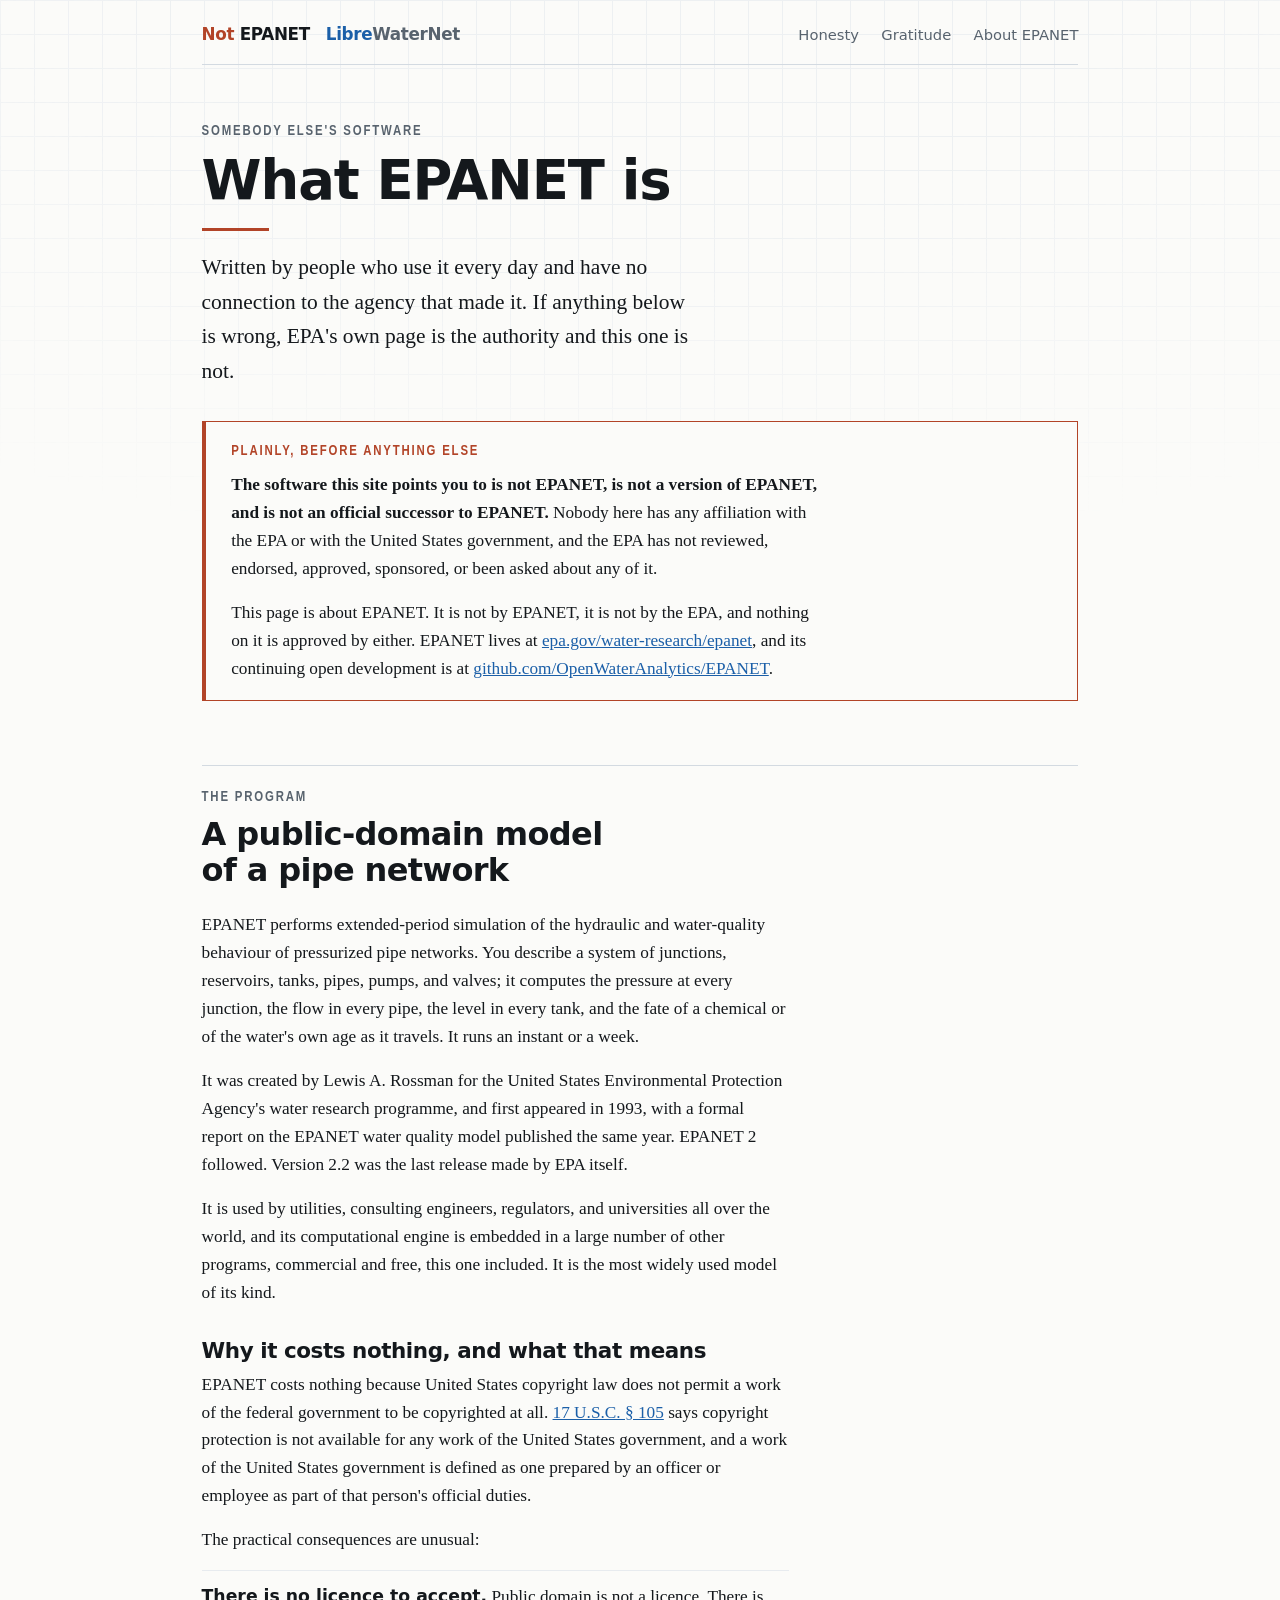
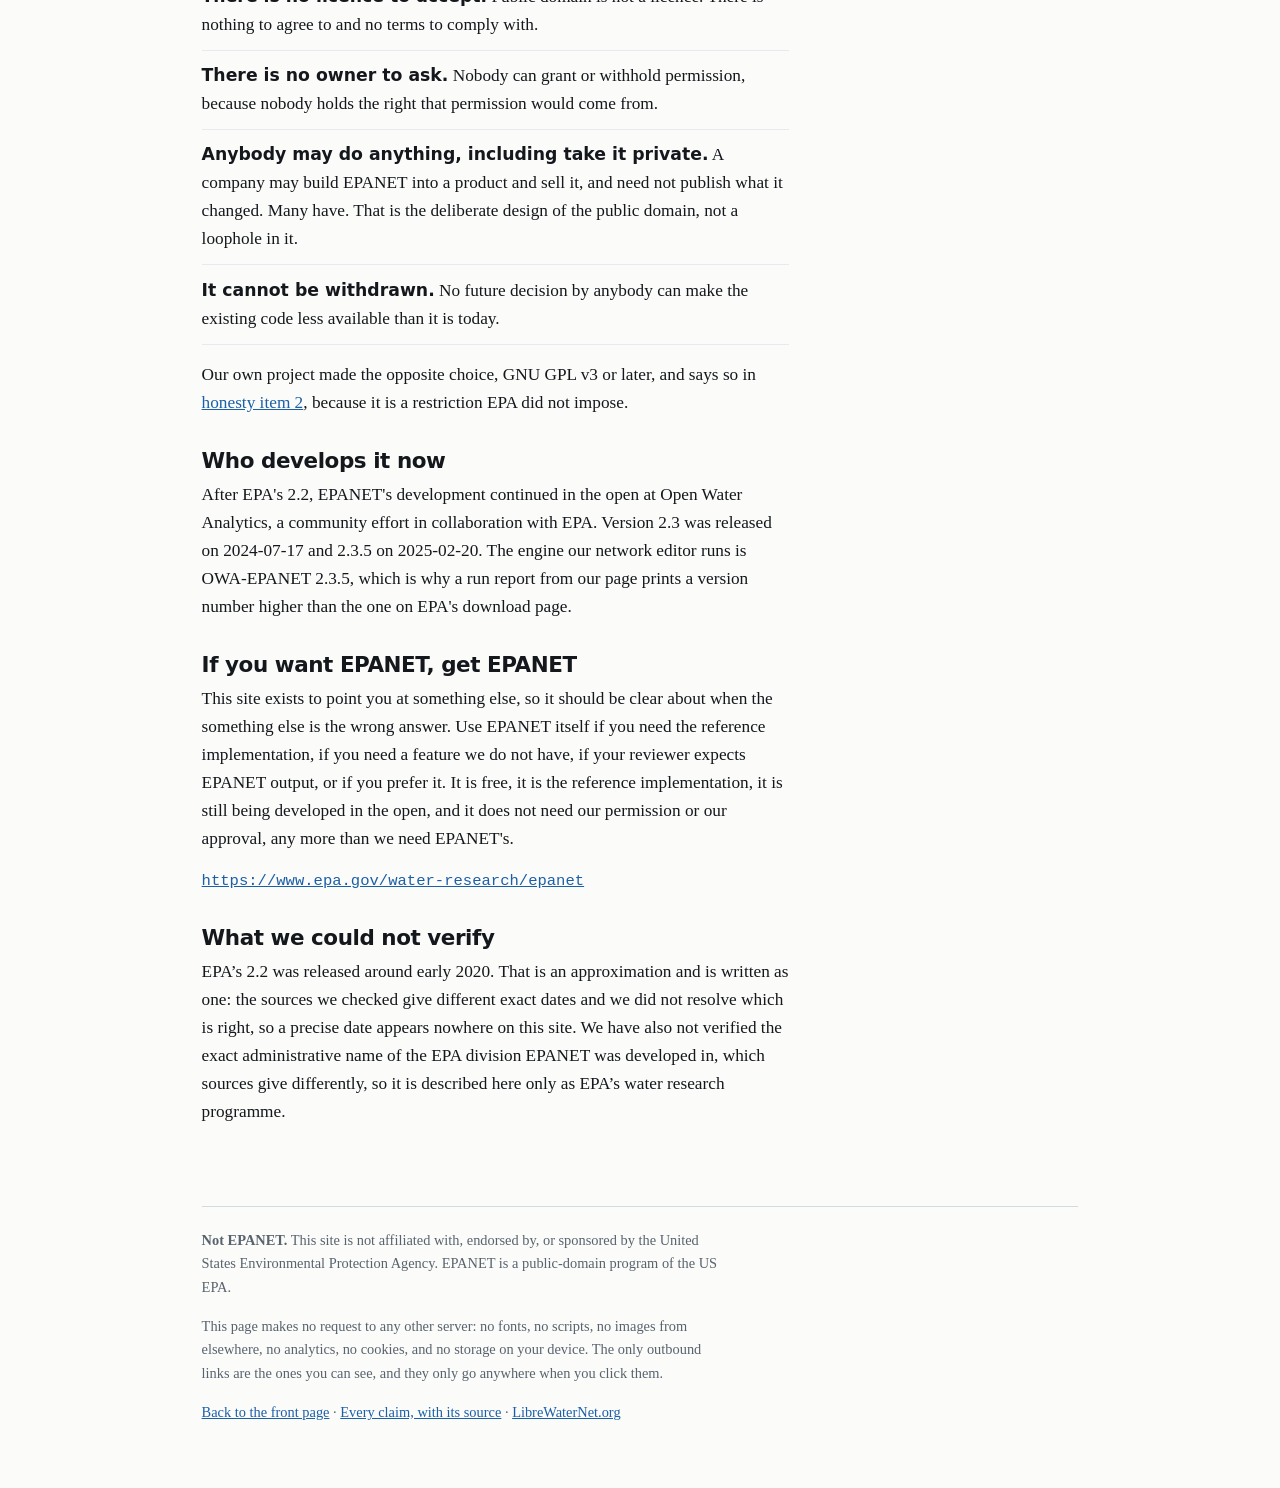
<file: epanet.html>
<!doctype html>
<html lang="en">
<head>
<meta charset="utf-8">
<title>About EPANET, from a project that is not EPANET</title>
<meta name="viewport" content="width=device-width, initial-scale=1">
<meta name="description" content="What EPANET is, who made it, why it is in the public domain, and where to get it. Written by a project that depends on it and is not part of it.">
<link rel="icon" href="favicon.svg" type="image/svg+xml">
<link rel="icon" href="icon-192.png" type="image/png" sizes="192x192">
<link rel="apple-touch-icon" href="icon-192.png">
<link rel="stylesheet" href="style.css">
</head>
<body>
<div class="sheet-bg" aria-hidden="true"></div>

<div class="sheet">

<header class="topbar">
	<!-- **THE SISTER SITE SITS BESIDE THE WORDMARK, NOT IN THE NAV** (Tom, 2026-09-06:
	     *"At the upper left of each site we have the domain name. Let's put a link to the
	     other one next to it. For example LibreWaterNet Not EPANET and Not EPANET
	     LibreWaterNet"*). Upper-left is where a reader looks to answer "where am I", and
	     two names there answers "and what else is there" in the same glance. It is a pair
	     of doors, so both sites carry the same pair in the same place.
	     The nav entry that used to duplicate this is gone: the same link twice in one
	     header is not emphasis, it is a reader wondering whether they differ. -->
	<div class="marks">
		<a class="wordmark" href="./"><span class="not">Not</span> EPANET</a>
		<a class="wordmark sister" href="https://librewaternet.org"><span class="libre">Libre</span>WaterNet</a>
	</div>
	<nav>
		<a href="index.html#honesty">Honesty</a>
		<a href="index.html#gratitude">Gratitude</a>
		<a href="epanet.html" aria-current="page">About EPANET</a>
	</nav>
</header>

<main>

<div class="hero">
	<span class="label">Somebody else's software</span>
	<h1>What EPANET is<span class="rule-under"></span></h1>
	<p class="lede">Written by people who use it every day and have no connection to the agency
	that made it. If anything below is wrong, EPA's own page is the authority and this one
	is not.</p>

	<div class="disclaimer">
		<span class="label">Plainly, before anything else</span>
		<p><b>The software this site points you to is not EPANET, is not a version of EPANET,
		and is not an official successor to EPANET.</b> Nobody here has any affiliation with
		the EPA or with the United States government, and the EPA has not reviewed, endorsed,
		approved, sponsored, or been asked about any of it.</p>
		<p>This page is about EPANET. It is not by EPANET, it is not by the EPA, and nothing on
		it is approved by either. EPANET lives at
		<a href="https://www.epa.gov/water-research/epanet">epa.gov/water-research/epanet</a>,
		and its continuing open development is at
		<a href="https://github.com/OpenWaterAnalytics/EPANET">github.com/OpenWaterAnalytics/EPANET</a>.</p>
	</div>
</div>

<section>
	<div class="sec-head">
		<span class="label">The program</span>
		<h2>A public-domain model of a pipe network</h2>
	</div>

	<div class="item">
		<p>EPANET performs extended-period simulation of the hydraulic and water-quality
		behaviour of pressurized pipe networks. You describe a system of junctions, reservoirs,
		tanks, pipes, pumps, and valves; it computes the pressure at every junction, the flow in
		every pipe, the level in every tank, and the fate of a chemical or of the water's own age
		as it travels. It runs an instant or a week.</p>
		<p>It was created by Lewis A. Rossman for the United States Environmental Protection
		Agency's water research programme, and first appeared in 1993, with a formal report on
		the EPANET water quality model published the same year. EPANET 2 followed. Version 2.2
		was the last release made by EPA itself.</p>
		<p>It is used by utilities, consulting engineers, regulators, and universities all over
		the world, and its computational engine is embedded in a large number of other programs,
		commercial and free, this one included. It is the most widely used model of its kind.</p>
	</div>

	<div class="item">
		<h3>Why it costs nothing, and what that means</h3>
		<p>EPANET costs nothing because United States copyright law does not permit a work of
		the federal government to be copyrighted at all.
		<a href="https://uscode.house.gov/view.xhtml?req=%28title%3A17+section%3A105+edition%3Aprelim%29">17
		U.S.C. &sect; 105</a> says copyright protection is not available for any work of the
		United States government, and a work of the United States government is defined as one
		prepared by an officer or employee as part of that person's official duties.</p>
		<p>The practical consequences are unusual:</p>
		<ul class="facts">
			<li><b>There is no licence to accept.</b> Public domain is not a licence. There is
			nothing to agree to and no terms to comply with.</li>
			<li><b>There is no owner to ask.</b> Nobody can grant or withhold permission, because
			nobody holds the right that permission would come from.</li>
			<li><b>Anybody may do anything, including take it private.</b> A company may build
			EPANET into a product and sell it, and need not publish what it changed. Many have.
			That is the deliberate design of the public domain, not a loophole in it.</li>
			<li><b>It cannot be withdrawn.</b> No future decision by anybody can make the
			existing code less available than it is today.</li>
		</ul>
		<p>Our own project made the opposite choice, GNU GPL v3 or later, and says so in
		<a href="index.html#honesty">honesty item 2</a>, because it is a restriction EPA did
		not impose.</p>
	</div>

	<div class="item">
		<h3>Who develops it now</h3>
		<p>After EPA's 2.2, EPANET's development continued in the open at Open Water Analytics,
		a community effort in collaboration with EPA. Version 2.3 was released on 2024-07-17 and
		2.3.5 on 2025-02-20. The engine our network editor runs is OWA-EPANET 2.3.5, which is why
		a run report from our page prints a version number higher than the one on EPA's download
		page.</p>
	</div>

	<div class="item">
		<h3>If you want EPANET, get EPANET</h3>
		<p>This site exists to point you at something else, so it should be clear about when the
		something else is the wrong answer. Use EPANET itself if you need the reference
		implementation, if you need a feature we do not have, if your reviewer expects EPANET
		output, or if you prefer it. It is free, it is the reference implementation, it is
		still being developed in the open, and it does not need our permission or our
		approval, any more than we need EPANET's.</p>
		<p class="mono"><a href="https://www.epa.gov/water-research/epanet">https://www.epa.gov/water-research/epanet</a></p>
	</div>

	<div class="item">
		<h3>What we could not verify</h3>
		<p>EPA&rsquo;s 2.2 was released around early 2020. That is an approximation and is
		written as one: the sources we checked give different exact dates and we did not resolve
		which is right, so a precise date appears nowhere on this site. We have also not verified
		the exact administrative name of the EPA division EPANET was developed in, which sources
		give differently, so it is described here only as EPA&rsquo;s water research programme.</p>
	</div>
</section>

</main>

<footer>
	<p><b>Not EPANET.</b> This site is not affiliated with, endorsed by, or sponsored by the
	United States Environmental Protection Agency. EPANET is a public-domain program of the
	US EPA.</p>
		<p>This page makes no request to any other server: no fonts, no scripts, no images from
		elsewhere, no analytics, no cookies, and no storage on your device. The only outbound
		links are the ones you can see, and they only go anywhere when you click them.</p>
	<p><a href="index.html">Back to the front page</a> &middot;
		<a href="claims.html">Every claim, with its source</a> &middot;
	<a href="https://librewaternet.org">LibreWaterNet.org</a></p>
</footer>

</div>
</body>
</html>
</file>
<file: style.css>
/* ============================================================================
   Not EPANET -- gateway site.

   A SIBLING of librewaternet.org, not a departure: the same drawing-sheet
   material (hairline frame, faint grid, condensed drafting labels, black ink
   and water blue, one red pencil accent). Two deliberate differences:

     1. NO WEB FONTS. That site links Google Fonts; this one may make no
        external request of any kind, because the first thing a reader of a
        page about honesty checks is the network tab. System stacks only.
     2. The page is quieter. This is a doorway, not a shop window, so the
        type scale tops out well below the sibling's hero.
   ========================================================================= */

:root {
	--paper:      #FBFBF9;
	--paper-2:    #F2F4F6;
	--ink:        #14181C;
	--ink-2:      #58636E;
	--rule:       #D3DAE1;
	--rule-soft:  #E7EBEF;
	--water:      #1B5FA8;
	--water-soft: #E6EFF8;
	/* Red pencil. An engineer marks up a drawing in red; here it appears only
	   on the disclaimer rule and on a correction mark, nowhere else. */
	--pencil:     #B24428;

	--sheet-max: 960px;
	--step--1: clamp(.79rem, .75rem + .16vw, .87rem);
	--step-0:  clamp(1rem, .96rem + .2vw, 1.08rem);
	--step-1:  clamp(1.14rem, 1.06rem + .38vw, 1.34rem);
	--step-2:  clamp(1.5rem, 1.3rem + .9vw, 2rem);
	--step-3:  clamp(2rem, 1.5rem + 2.4vw, 3.4rem);

	--serif: Georgia, "Iowan Old Style", "Times New Roman", Times, serif;
	--sans: system-ui, -apple-system, "Segoe UI", Roboto, Helvetica, Arial, sans-serif;
	/* The sibling site loads Barlow Condensed from Google Fonts; this one may make no
	   external request, so the name is kept only for a reader who already has it and the
	   stack is expected to fall through. Where it falls all the way to --sans the eyebrows
	   and buttons render wider than drawn. That is accepted; a request is not. */
	--cond: "Barlow Condensed", "Archivo Narrow", "Arial Narrow", "Liberation Sans Narrow", var(--sans);
	--mono: ui-monospace, SFMono-Regular, Menlo, Consolas, "Liberation Mono", monospace;

	color-scheme: light;
}
@media (prefers-color-scheme: dark) {
	:root:not([data-theme="light"]) {
		--paper:      #10151A;
		--paper-2:    #171E25;
		--ink:        #E8EDF2;
		--ink-2:      #97A4B1;
		--rule:       #2C3841;
		--rule-soft:  #1E262E;
		--water:      #6FA8DC;
		--water-soft: #17242F;
		--pencil:     #E0745A;
		color-scheme: dark;
	}
}
:root[data-theme="dark"] {
	--paper:      #10151A;
	--paper-2:    #171E25;
	--ink:        #E8EDF2;
	--ink-2:      #97A4B1;
	--rule:       #2C3841;
	--rule-soft:  #1E262E;
	--water:      #6FA8DC;
	--water-soft: #17242F;
	--pencil:     #E0745A;
	color-scheme: dark;
}

* { box-sizing: border-box; }

/* A bare URL in running text is longer than a narrow phone is wide, and the page must never
   scroll sideways. Applied at the root rather than to .mono alone, because the same hazard
   appears wherever a domain or a file name is quoted. */
body { overflow-wrap: anywhere; }

body {
	margin: 0;
	background: var(--paper);
	color: var(--ink);
	font-family: var(--serif);
	font-size: var(--step-0);
	line-height: 1.62;
	-webkit-text-size-adjust: 100%;
}

/* The faint drafting grid, as on the sibling site. */
.sheet-bg {
	position: fixed; inset: 0; z-index: -1; pointer-events: none;
	background-image:
		linear-gradient(to right, var(--rule-soft) 1px, transparent 1px),
		linear-gradient(to bottom, var(--rule-soft) 1px, transparent 1px);
	background-size: 34px 34px;
	opacity: .7;
	-webkit-mask-image: radial-gradient(ellipse 120% 80% at 50% 0%, #000 30%, transparent 78%);
	mask-image: radial-gradient(ellipse 120% 80% at 50% 0%, #000 30%, transparent 78%);
}

.sheet {
	max-width: var(--sheet-max);
	margin: 0 auto;
	padding: 0 clamp(1rem, 4vw, 2.6rem);
}

h1, h2, h3 {
	font-family: var(--sans);
	margin: 0;
	line-height: 1.12;
	letter-spacing: -.02em;
	text-wrap: balance;
}
h1 { font-size: var(--step-3); font-weight: 800; }
h2 { font-size: var(--step-2); font-weight: 700; }
h3 { font-size: var(--step-1); font-weight: 650; }

p { margin: 0 0 1rem; max-width: 68ch; }
a { color: var(--water); }
a:hover, a:focus-visible { color: var(--pencil); }

.label {
	font-family: var(--cond);
	font-weight: 600;
	text-transform: uppercase;
	letter-spacing: .13em;
	font-size: var(--step--1);
	color: var(--ink-2);
	margin: 0 0 .55rem;
	display: block;
}

/* --- header ------------------------------------------------------------- */
.topbar {
	display: flex; align-items: baseline; justify-content: space-between;
	gap: 1rem; flex-wrap: wrap;
	padding: 1.3rem 0 1rem;
	border-bottom: 1px solid var(--rule);
}
.wordmark {
	font-family: var(--sans);
	font-weight: 800; font-size: 1.05rem;
	letter-spacing: -.02em;
	color: var(--ink); text-decoration: none;
}
.wordmark .not { color: var(--pencil); }

/* **TWO WORDMARKS, ONE UPPER-LEFT.** The sister site's name sits beside our own, quieter
   than it but built from the same parts, so the pair reads as two doors rather than as a
   brand and an advertisement. It wraps before the nav does, because on a narrow screen the
   thing a reader needs first is still "where am I". */
.marks { display: flex; align-items: baseline; gap: 1rem; flex-wrap: wrap; }
.marks .sister { font-weight: 700; color: var(--ink-2); }
.marks .sister .libre { color: var(--water); }
.marks .sister:hover, .marks .sister:focus-visible { color: var(--ink); }
.topbar nav { display: flex; gap: 1.4rem; flex-wrap: wrap; }
.topbar nav a { color: var(--ink-2); text-decoration: none; font-family: var(--sans); font-size: .92rem; }
.topbar nav a:hover, .topbar nav a:focus-visible { color: var(--water); }

/* --- the disclaimer, which is the whole point of the site ---------------- */
.hero { padding: clamp(2rem, 5vw, 3.4rem) 0 0; }
.hero h1 .rule-under {
	display: block; width: 4.2rem; height: 3px;
	background: var(--pencil); margin: 1rem 0 0;
}
.lede { font-size: var(--step-1); max-width: 46ch; margin: 1.2rem 0 0; }

.disclaimer {
	margin: 2rem 0 0;
	border: 1px solid var(--pencil);
	border-left-width: 4px;
	background: var(--paper);
	padding: 1.1rem clamp(1rem, 3vw, 1.6rem);
}
.disclaimer p:last-child { margin-bottom: 0; }
.disclaimer .label { color: var(--pencil); }

/* --- the two doors ------------------------------------------------------ */
.doors {
	display: grid; gap: 1rem; margin: 2.2rem 0 0;
	grid-template-columns: 1fr;
}
@media (min-width: 720px) { .doors { grid-template-columns: 1fr 1fr; } }
.door {
	border: 1px solid var(--rule);
	background: var(--paper);
	padding: 1.2rem clamp(1rem, 3vw, 1.5rem);
	display: flex; flex-direction: column;
}
.door h3 { margin-bottom: .5rem; }
.door p { font-size: .96rem; flex: 1; }
.btn {
	align-self: flex-start;
	font-family: var(--cond);
	font-weight: 600; text-transform: uppercase; letter-spacing: .1em;
	font-size: 1rem;
	padding: .62rem 1.3rem;
	border: 1px solid var(--water);
	background: var(--water); color: var(--paper);
	text-decoration: none;
}
.btn:hover, .btn:focus-visible { background: var(--ink); border-color: var(--ink); color: var(--paper); }

/* --- sections ----------------------------------------------------------- */
section { padding: clamp(2.4rem, 6vw, 4rem) 0 0; }
.sec-head { border-top: 1px solid var(--rule); padding-top: 1.2rem; margin-bottom: 1.4rem; }
.sec-head h2 { max-width: 24ch; }
.sec-head .sub { color: var(--ink-2); margin: .6rem 0 0; }

.item { margin: 0 0 2rem; }
.item h3 { margin-bottom: .5rem; }
.item:last-child { margin-bottom: 0; }

blockquote {
	margin: 0 0 1rem;
	padding: 0 0 0 1.1rem;
	border-left: 3px solid var(--water);
	color: var(--ink);
	font-style: italic;
}
blockquote p:last-child { margin-bottom: 0; }
blockquote .attrib { font-style: normal; font-family: var(--sans); font-size: .88rem; color: var(--ink-2); display: block; margin-top: .5rem; }

/* A measured fact, set apart so it can be checked one at a time. */
.facts { list-style: none; margin: 0 0 1rem; padding: 0; max-width: 68ch; }
.facts li {
	border-top: 1px solid var(--rule-soft);
	padding: .7rem 0;
}
.facts li:last-child { border-bottom: 1px solid var(--rule-soft); }
.facts b { font-family: var(--sans); font-weight: 650; }
code, .mono { font-family: var(--mono); font-size: .9em; }

/* The licence-required acknowledgement and other fine print. */
.finewords {
	font-size: .9rem; color: var(--ink-2);
	background: var(--paper-2);
	border: 1px solid var(--rule-soft);
	padding: .8rem 1rem;
	max-width: 68ch;
}
.finewords p { margin: 0; max-width: none; }

/* ---------------------------------------------------------------------------
   The claims ledger (claims.html). A table is the right shape here and not a
   decorative one: the page's whole argument is that each assertion stands on
   its own line and can be checked without reading the ones around it.

   The source column carries long citations and bare file paths, so the table
   gets its own horizontal scroll rather than letting the sheet scroll sideways.
   -------------------------------------------------------------------------- */
.table-scroll {
	overflow-x: auto;
	margin: 0 0 1.4rem;
	border: 1px solid var(--rule-soft);
}
.table-scroll table {
	border-collapse: collapse;
	width: 100%;
	min-width: 34rem;
	font-size: var(--step--1);
	background: var(--paper);
}
.table-scroll th {
	font-family: var(--cond);
	text-transform: uppercase;
	letter-spacing: .08em;
	font-size: .78rem;
	font-weight: 600;
	color: var(--ink-2);
	text-align: left;
	padding: .5rem .7rem;
	border-bottom: 1px solid var(--rule);
	background: var(--paper-2);
	white-space: nowrap;
}
.table-scroll td {
	padding: .55rem .7rem;
	border-bottom: 1px solid var(--rule-soft);
	vertical-align: top;
}
.table-scroll tr:last-child td { border-bottom: 0; }
/* The claim number is the row's name; keep the digits aligned and unwrapped. */
.table-scroll td:first-child {
	font-family: var(--mono);
	font-variant-numeric: tabular-nums;
	white-space: nowrap;
	color: var(--ink-2);
}
.table-scroll td:nth-child(2) { min-width: 16rem; }
.table-scroll td:last-child { color: var(--ink-2); }
.table-scroll code { font-size: .92em; }

footer {
	margin-top: clamp(3rem, 8vw, 5rem);
	border-top: 1px solid var(--rule);
	padding: 1.4rem 0 3rem;
	font-size: .9rem;
	color: var(--ink-2);
}
footer p { max-width: 72ch; }

/* The three reasons for using EPANET's name, in the disclaimer box (2026-09-06). Numbered because
   the reader is being told there are exactly three and that none is being held back; a bulleted
   list would let the third one look like an afterthought instead of an equal. */
.reasons {
	margin: 0.6rem 0;
	padding-inline-start: 1.4rem;
}
.reasons li {
	margin-bottom: 0.45rem;
}

/* A qualification attached to a claim: the part that stops the claim being too flattering. Set
   slightly quieter than the claim but NOT hidden and NOT collapsible, because on this page in
   particular the qualification is the point. */
.qualify {
	display: block;
	margin-top: 0.4rem;
	opacity: 0.88;
}
</file>
